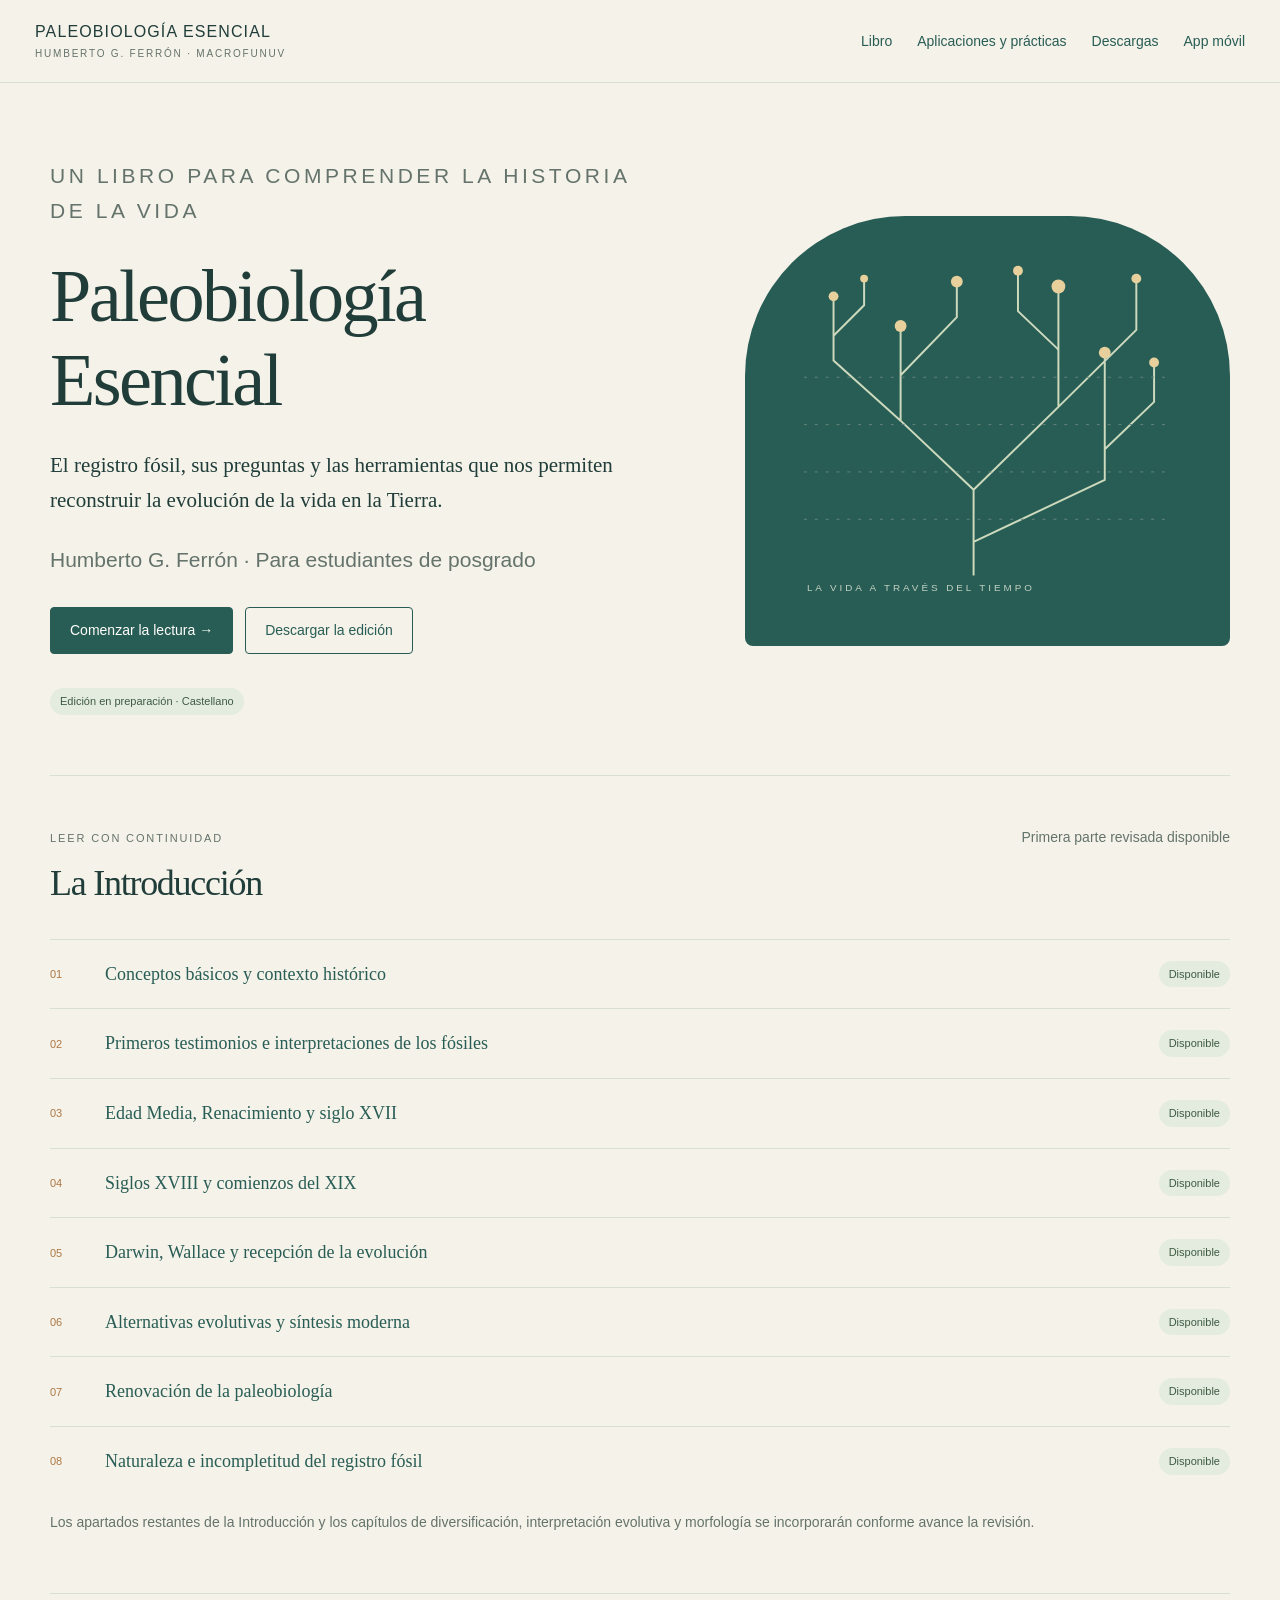
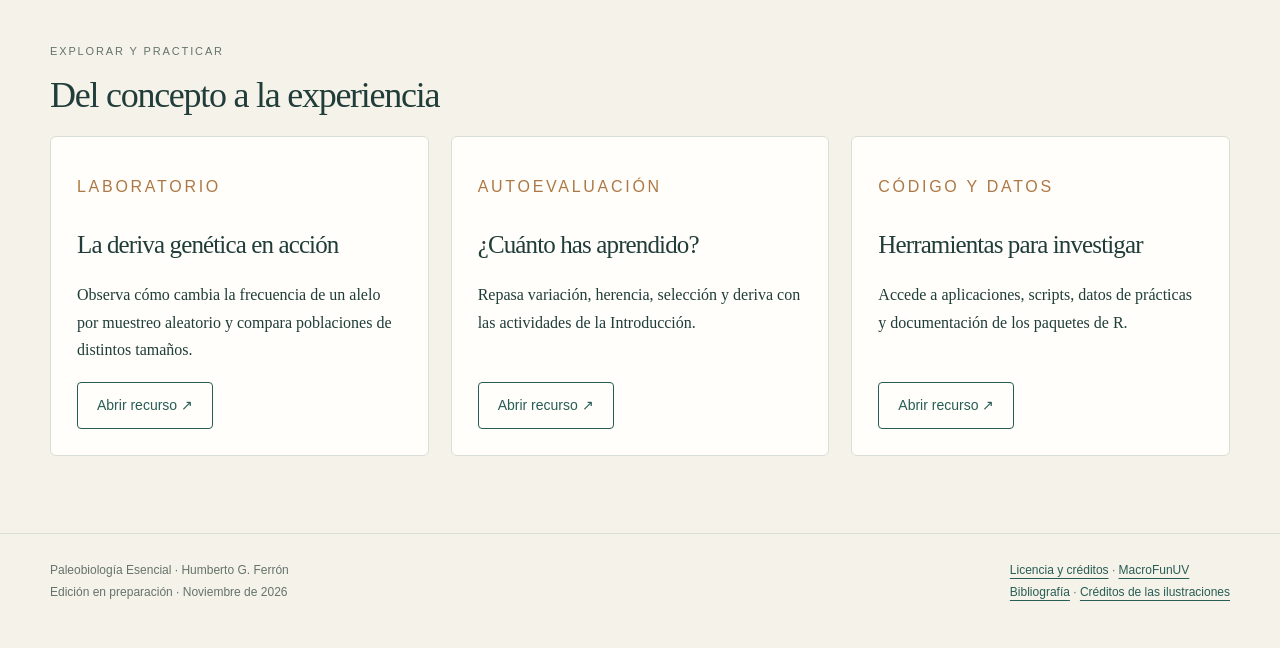
<file: portal/index.html>
<!doctype html><html lang="es"><head><meta charset="utf-8"><meta name="viewport" content="width=device-width,initial-scale=1"><meta name="description" content="Libro abierto de paleobiología de Humberto G. Ferrón para estudiantes de posgrado."><title>Inicio · Paleobiología Esencial</title><link rel="icon" href="assets/marca.svg" type="image/svg+xml"><link rel="stylesheet" href="assets/sitio.css">
<!-- paleo-app:start -->
<link rel="manifest" href="manifest.webmanifest">
<meta name="theme-color" content="#285d55">
<link rel="apple-touch-icon" href="assets/app-icon-192.png">
<link rel="stylesheet" href="assets/app.css">
<script src="assets/app.js" defer></script>
<!-- paleo-app:end -->
</head><body><header class="top"><a class="brand" href="index.html">PALEOBIOLOGÍA ESENCIAL<small>HUMBERTO G. FERRÓN · MACROFUNUV</small></a><nav aria-label="Principal"><a href="es/introduccion.html">Libro</a><a href="recursos.html">Aplicaciones y prácticas</a><a href="descargas.html">Descargas</a><a href="app/">App móvil</a></nav></header><main class="wrap"><section class="hero"><div><p class="eyebrow">Un libro para comprender la historia de la vida</p><h1>Paleobiología<br>Esencial</h1><p>El registro fósil, sus preguntas y las herramientas que nos permiten reconstruir la evolución de la vida en la Tierra.</p><p class="quiet">Humberto G. Ferrón · Para estudiantes de posgrado</p><div class="actions"><a class="button" href="es/introduccion.html">Comenzar la lectura →</a><a class="button secondary" href="descargas.html">Descargar la edición</a></div><span class="pill">Edición en preparación · Castellano</span></div><div class="hero-art"><svg viewBox="0 0 410 365" role="img" aria-label="Ilustración simbólica de la ramificación de los linajes a través del tiempo"><g fill="none" stroke="#ccd9bc" stroke-width="2"><path d="M191 329V242L117 172V76M191 242L277 158V36M117 172L49 111V46M191 295L324 232V103M277 158L356 80V28M117 126L174 67V31M324 201L374 153V113"/><path d="M49 86L80 55V28M277 100L236 61V20"/></g><g fill="#e8d09c"><circle cx="117" cy="76" r="6"/><circle cx="277" cy="36" r="7"/><circle cx="49" cy="46" r="5"/><circle cx="324" cy="103" r="6"/><circle cx="356" cy="28" r="5"/><circle cx="174" cy="31" r="6"/><circle cx="374" cy="113" r="5"/><circle cx="80" cy="28" r="4"/><circle cx="236" cy="20" r="5"/></g><g stroke="#638579" stroke-width="1"><path d="M19 272H388M19 224H388M19 176H388M19 128H388" stroke-dasharray="3 8"/></g><text x="22" y="345" fill="#c4d2c2" font-family="Arial" font-size="10" letter-spacing="3">LA VIDA A TRAVÉS DEL TIEMPO</text></svg></div></section><section class="section rule"><div class="section-heading"><div><p class="eyebrow">Leer con continuidad</p><h2>La Introducción</h2></div><p class="quiet">Primera parte revisada disponible</p></div><ol class="reading-list"><li><span class="num">01</span><a href="es/introduccion.html#C1-B01.P001">Conceptos básicos y contexto histórico</a><span class="pill">Disponible</span></li><li><span class="num">02</span><a href="es/introduccion.html#C1-B02.P001">Primeros testimonios e interpretaciones de los fósiles</a><span class="pill">Disponible</span></li><li><span class="num">03</span><a href="es/introduccion.html#C1-B03.P001">Edad Media, Renacimiento y siglo XVII</a><span class="pill">Disponible</span></li><li><span class="num">04</span><a href="es/introduccion.html#C1-B04.P001">Siglos XVIII y comienzos del XIX</a><span class="pill">Disponible</span></li><li><span class="num">05</span><a href="es/introduccion.html#C1-B05.P001">Darwin, Wallace y recepción de la evolución</a><span class="pill">Disponible</span></li><li><span class="num">06</span><a href="es/introduccion.html#C1-B06.P001">Alternativas evolutivas y síntesis moderna</a><span class="pill">Disponible</span></li><li><span class="num">07</span><a href="es/introduccion.html#C1-B07.P001">Renovación de la paleobiología</a><span class="pill">Disponible</span></li><li><span class="num">08</span><a href="es/introduccion.html#C1-B08.P001">Naturaleza e incompletitud del registro fósil</a><span class="pill">Disponible</span></li></ol><p class="quiet">Los apartados restantes de la Introducción y los capítulos de diversificación, interpretación evolutiva y morfología se incorporarán conforme avance la revisión.</p></section><section class="section rule"><p class="eyebrow">Explorar y practicar</p><h2>Del concepto a la experiencia</h2><div class="grid"><article class="card"><p class="eyebrow">Laboratorio</p><h3>La deriva genética en acción</h3><p>Observa cómo cambia la frecuencia de un alelo por muestreo aleatorio y compara poblaciones de distintos tamaños.</p><a class="button secondary" href="laboratorio/deriva.html">Abrir recurso ↗</a></article><article class="card"><p class="eyebrow">Autoevaluación</p><h3>¿Cuánto has aprendido?</h3><p>Repasa variación, herencia, selección y deriva con las actividades de la Introducción.</p><a class="button secondary" href="ejercicios.html">Abrir recurso ↗</a></article><article class="card"><p class="eyebrow">Código y datos</p><h3>Herramientas para investigar</h3><p>Accede a aplicaciones, scripts, datos de prácticas y documentación de los paquetes de R.</p><a class="button secondary" href="recursos.html">Abrir recurso ↗</a></article></div></section></main><footer><div class="wrap"><div>Paleobiología Esencial · Humberto G. Ferrón<br>Edición en preparación · Noviembre de 2026</div><div><a href="es/licencia.html">Licencia y créditos</a> · <a href="https://github.com/MacroFunUV">MacroFunUV</a><br><a href="es/bibliografia.html">Bibliografía</a> · <a href="creditos.html">Créditos de las ilustraciones</a></div></div></footer></body></html>
</file>
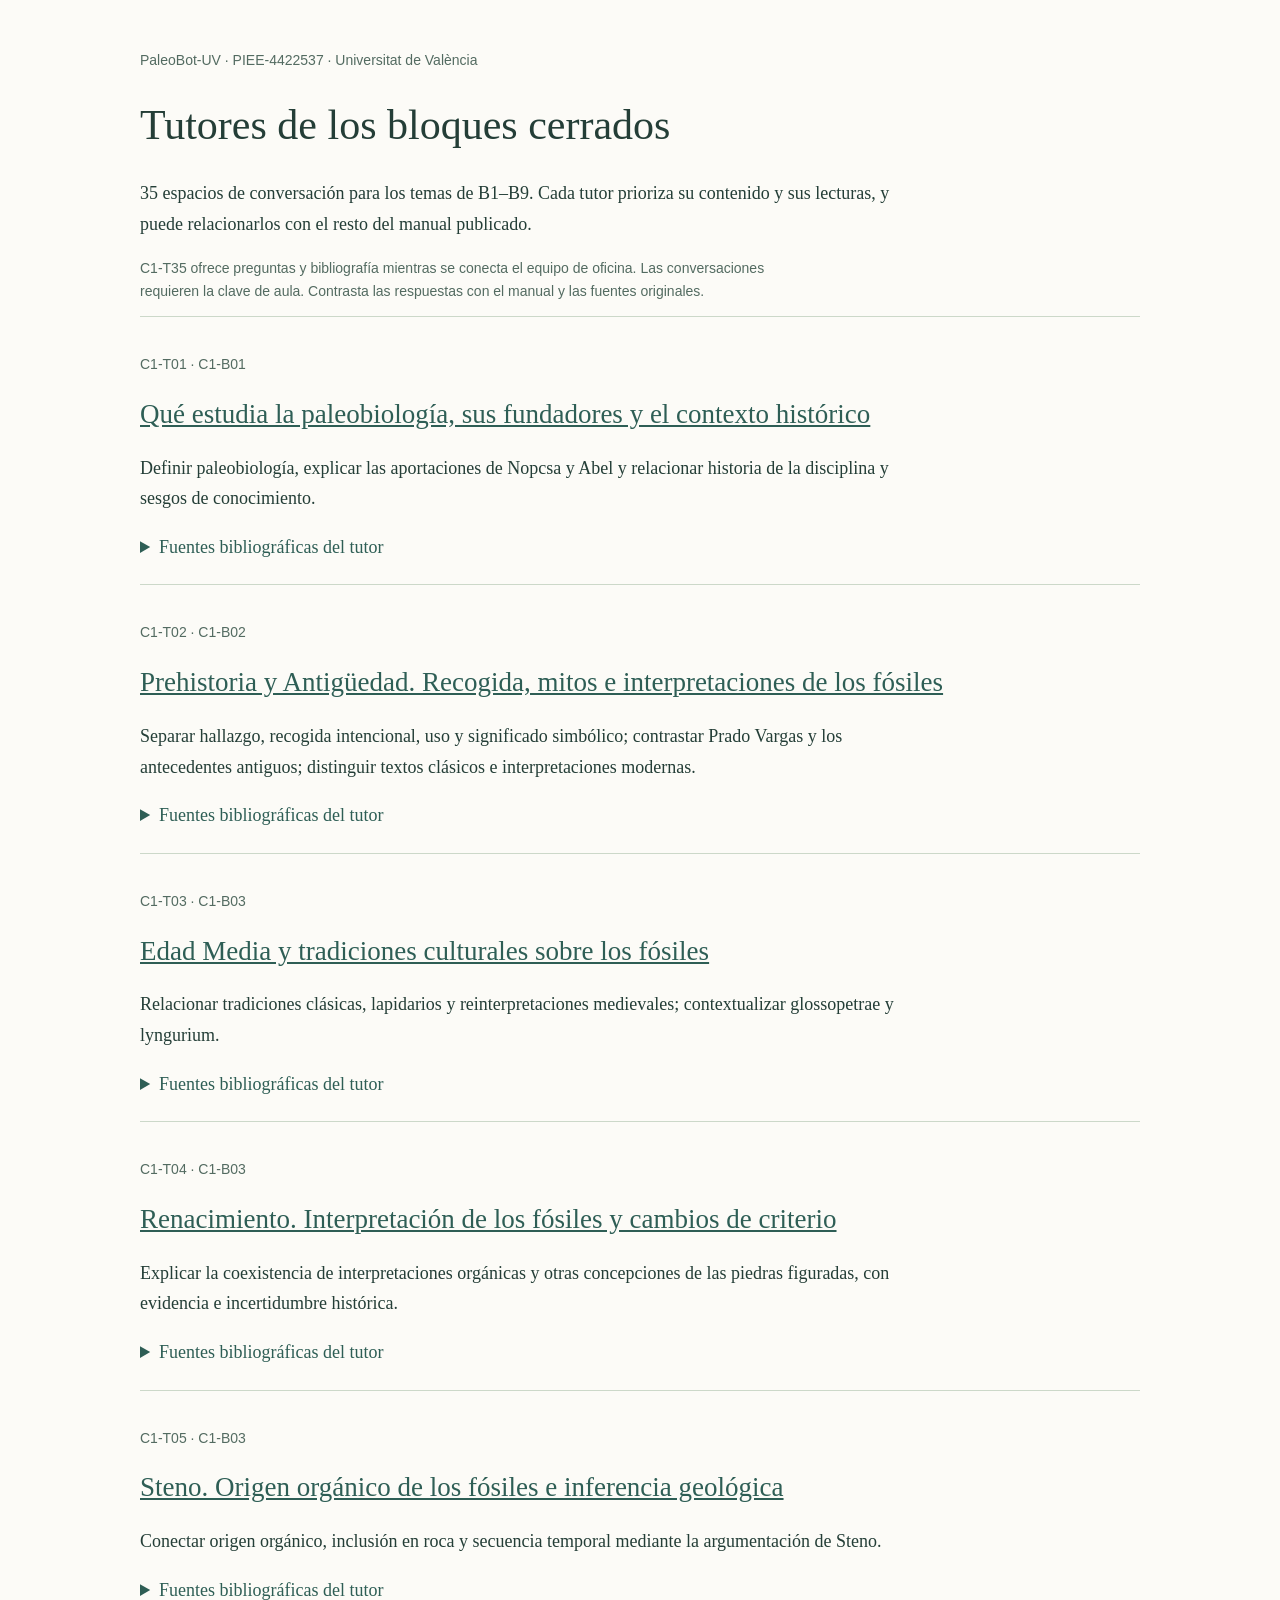
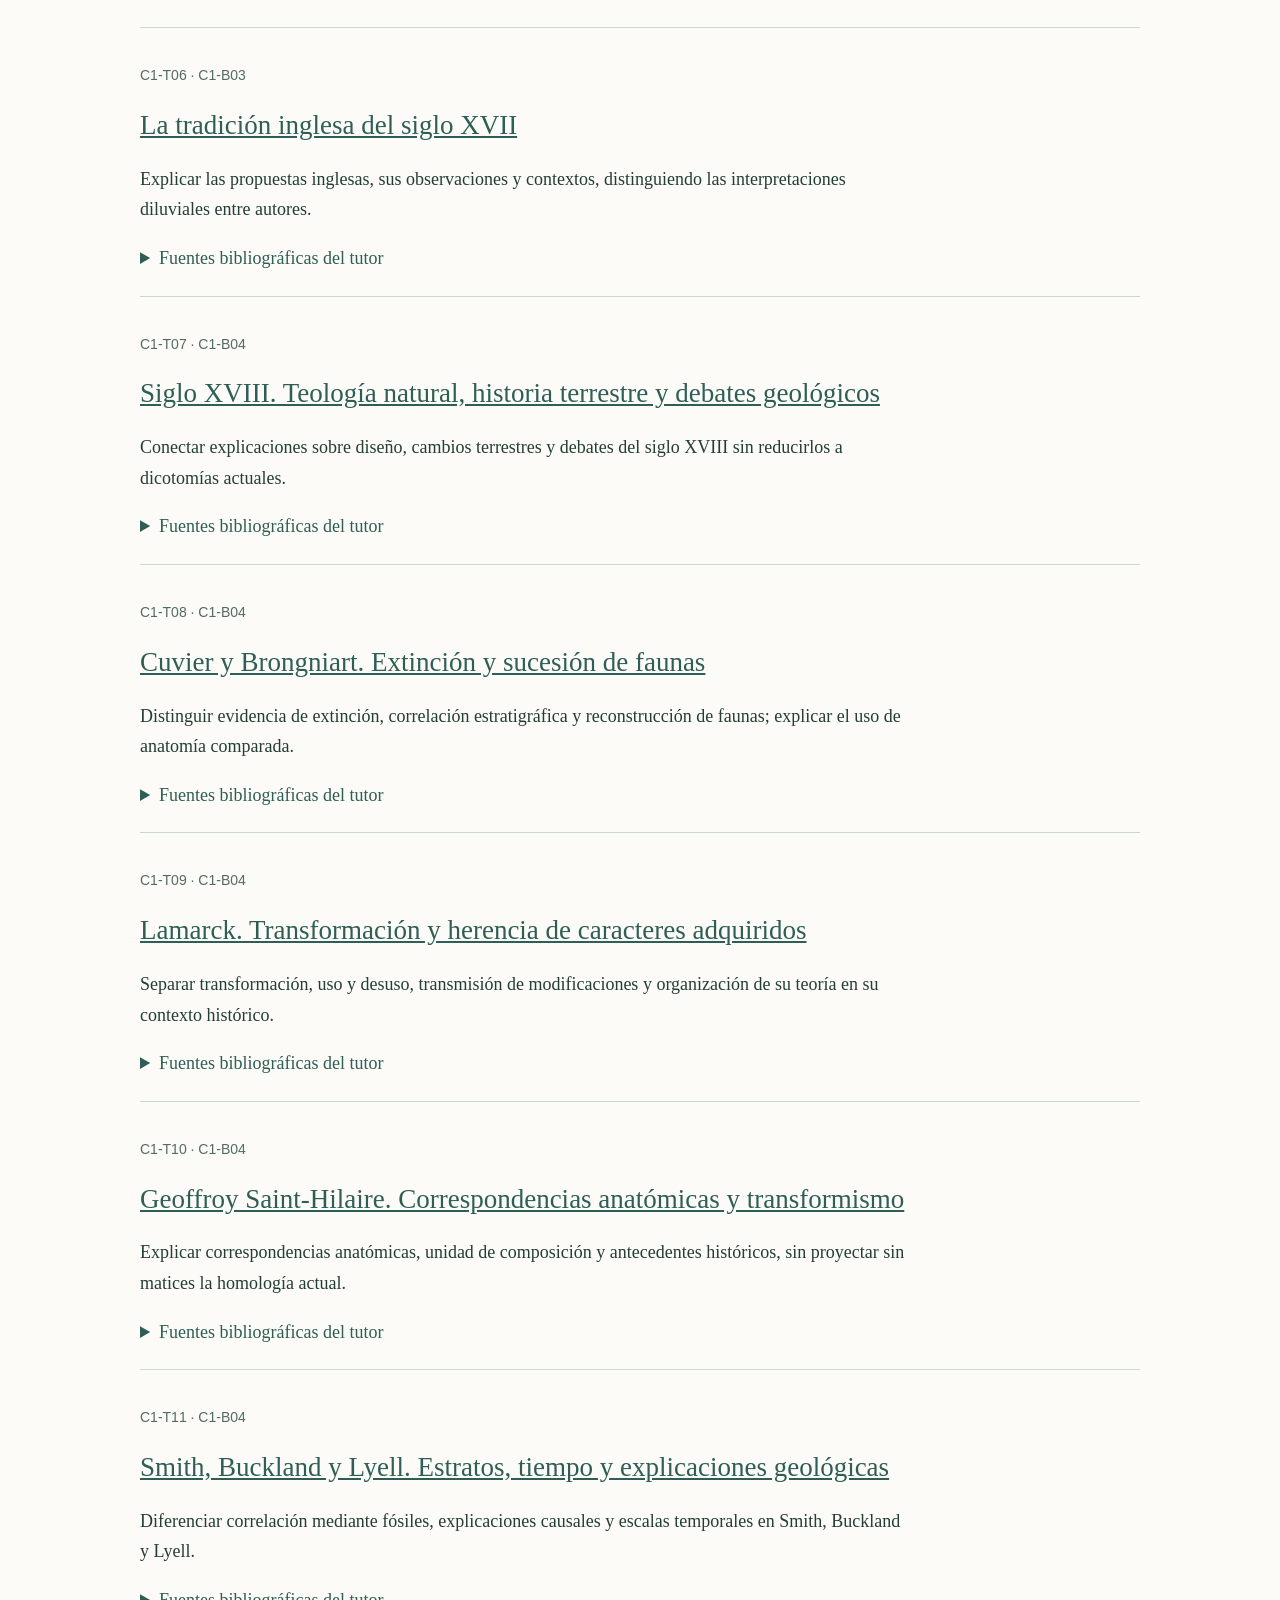
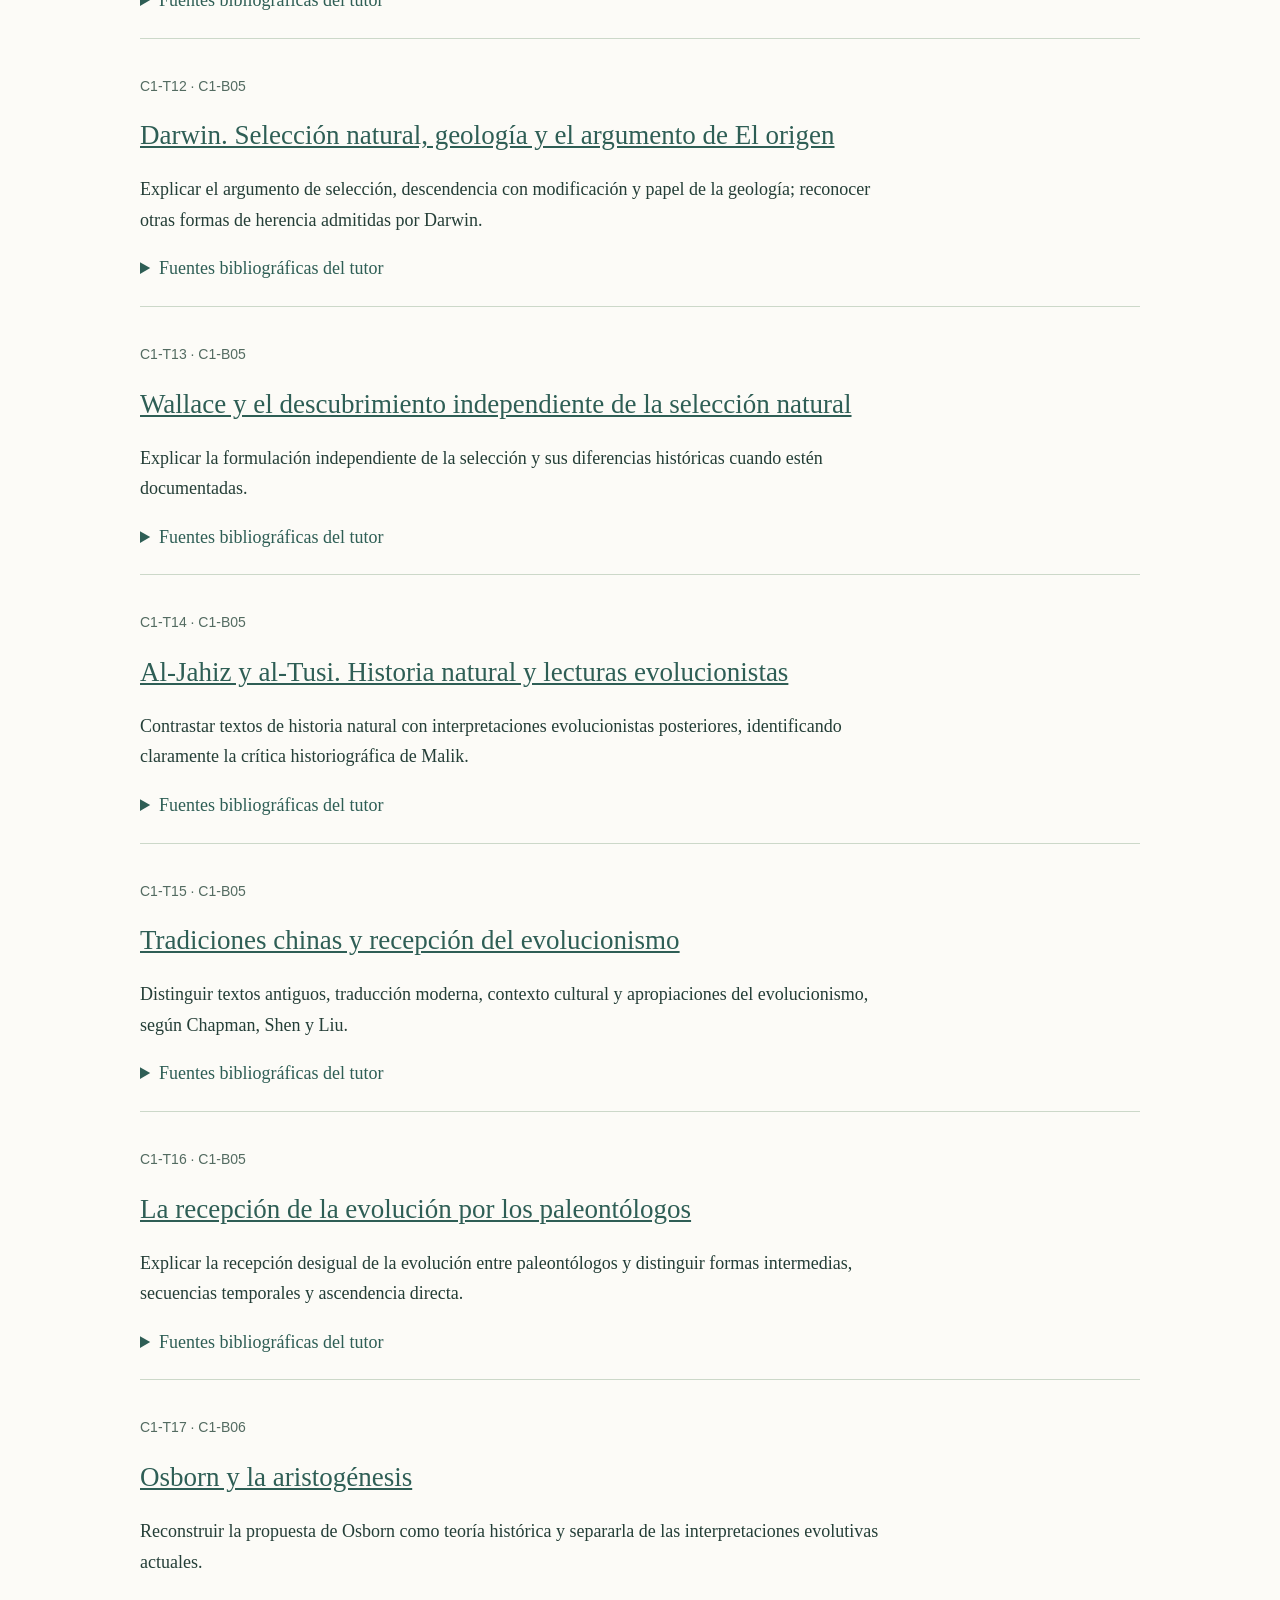
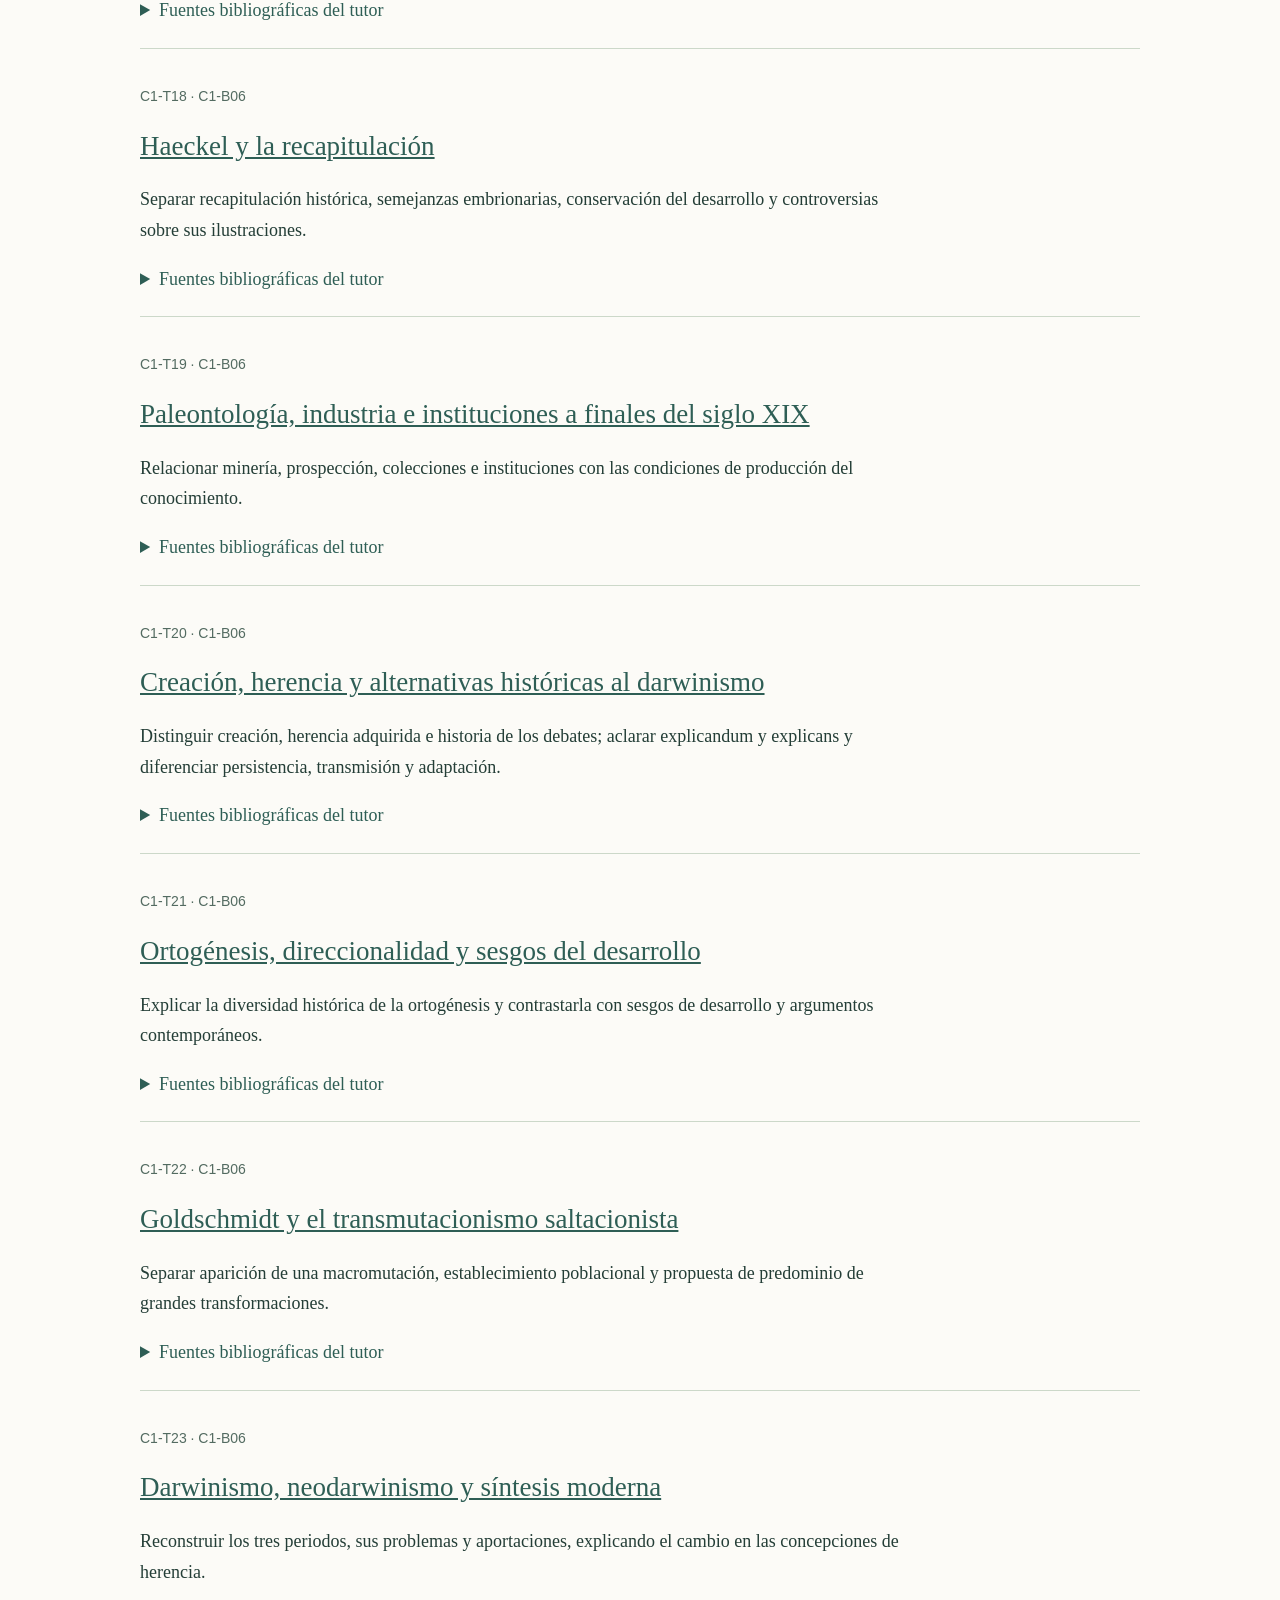
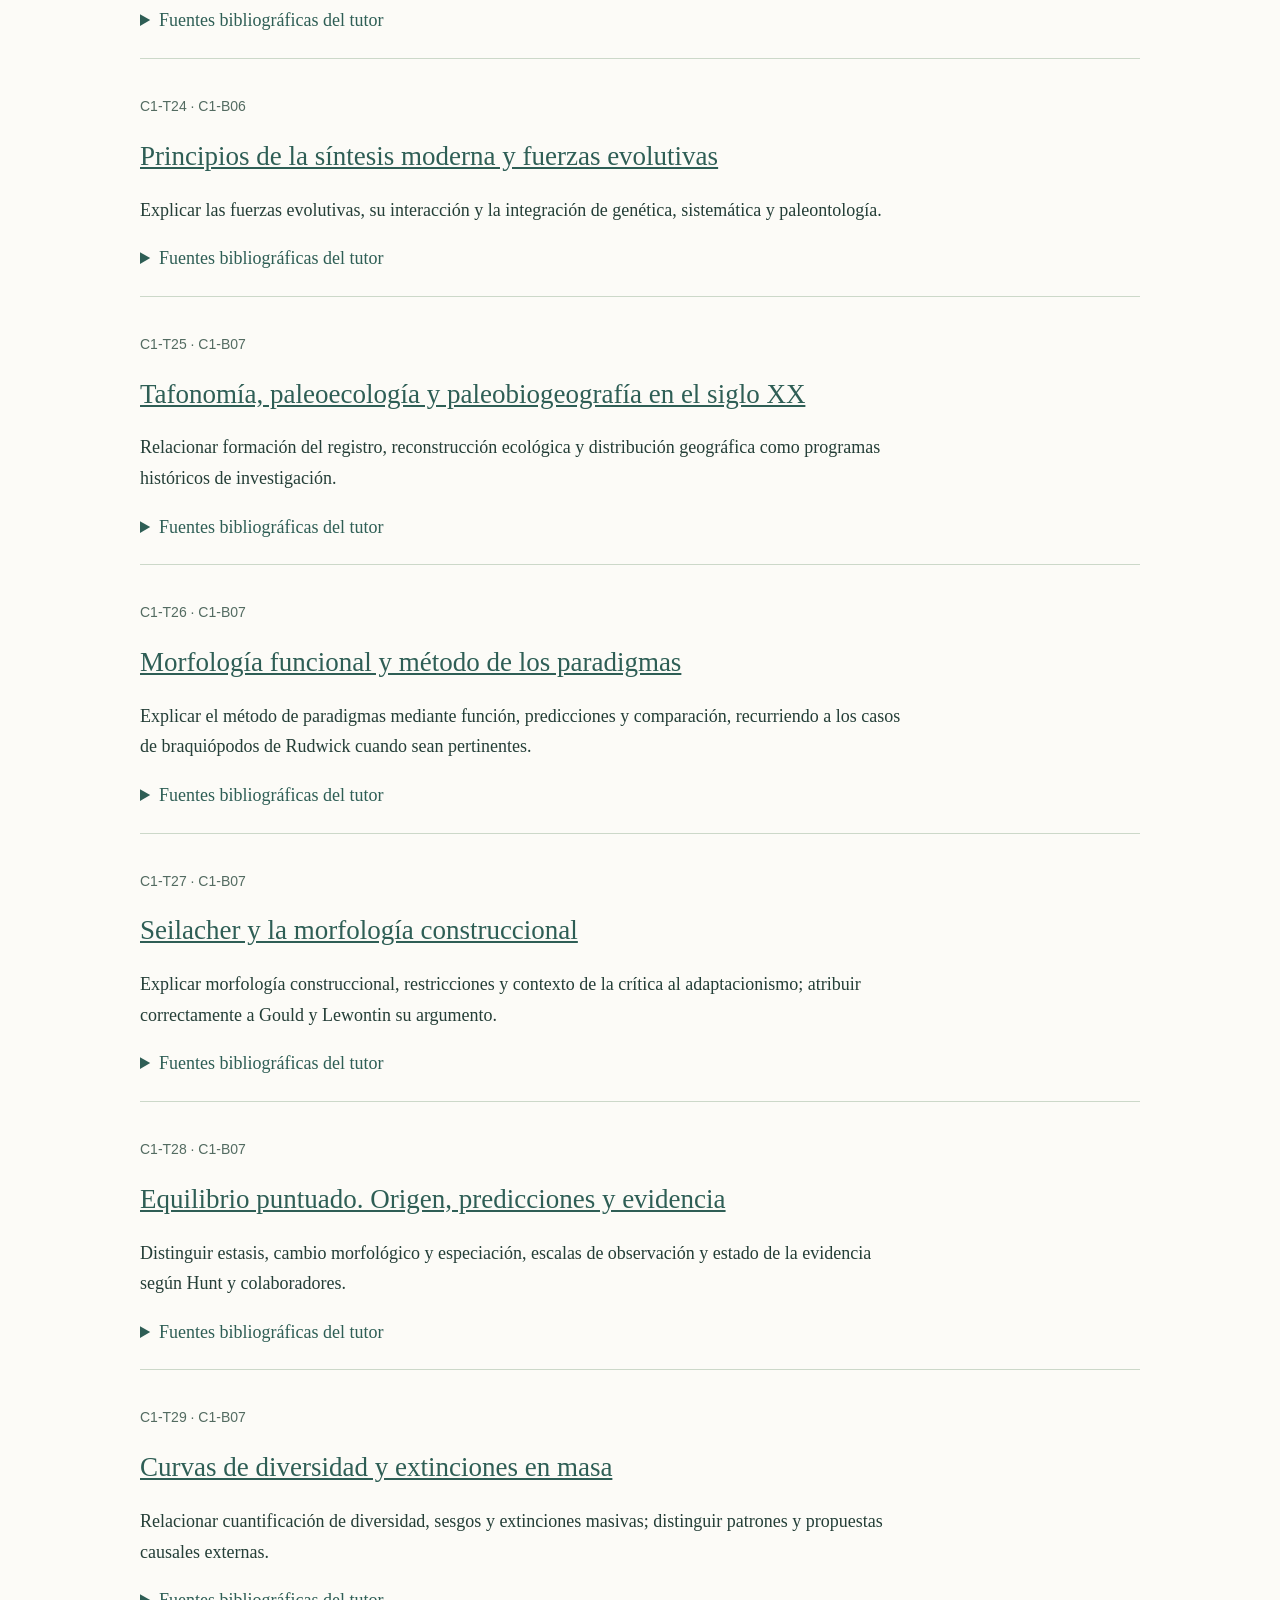
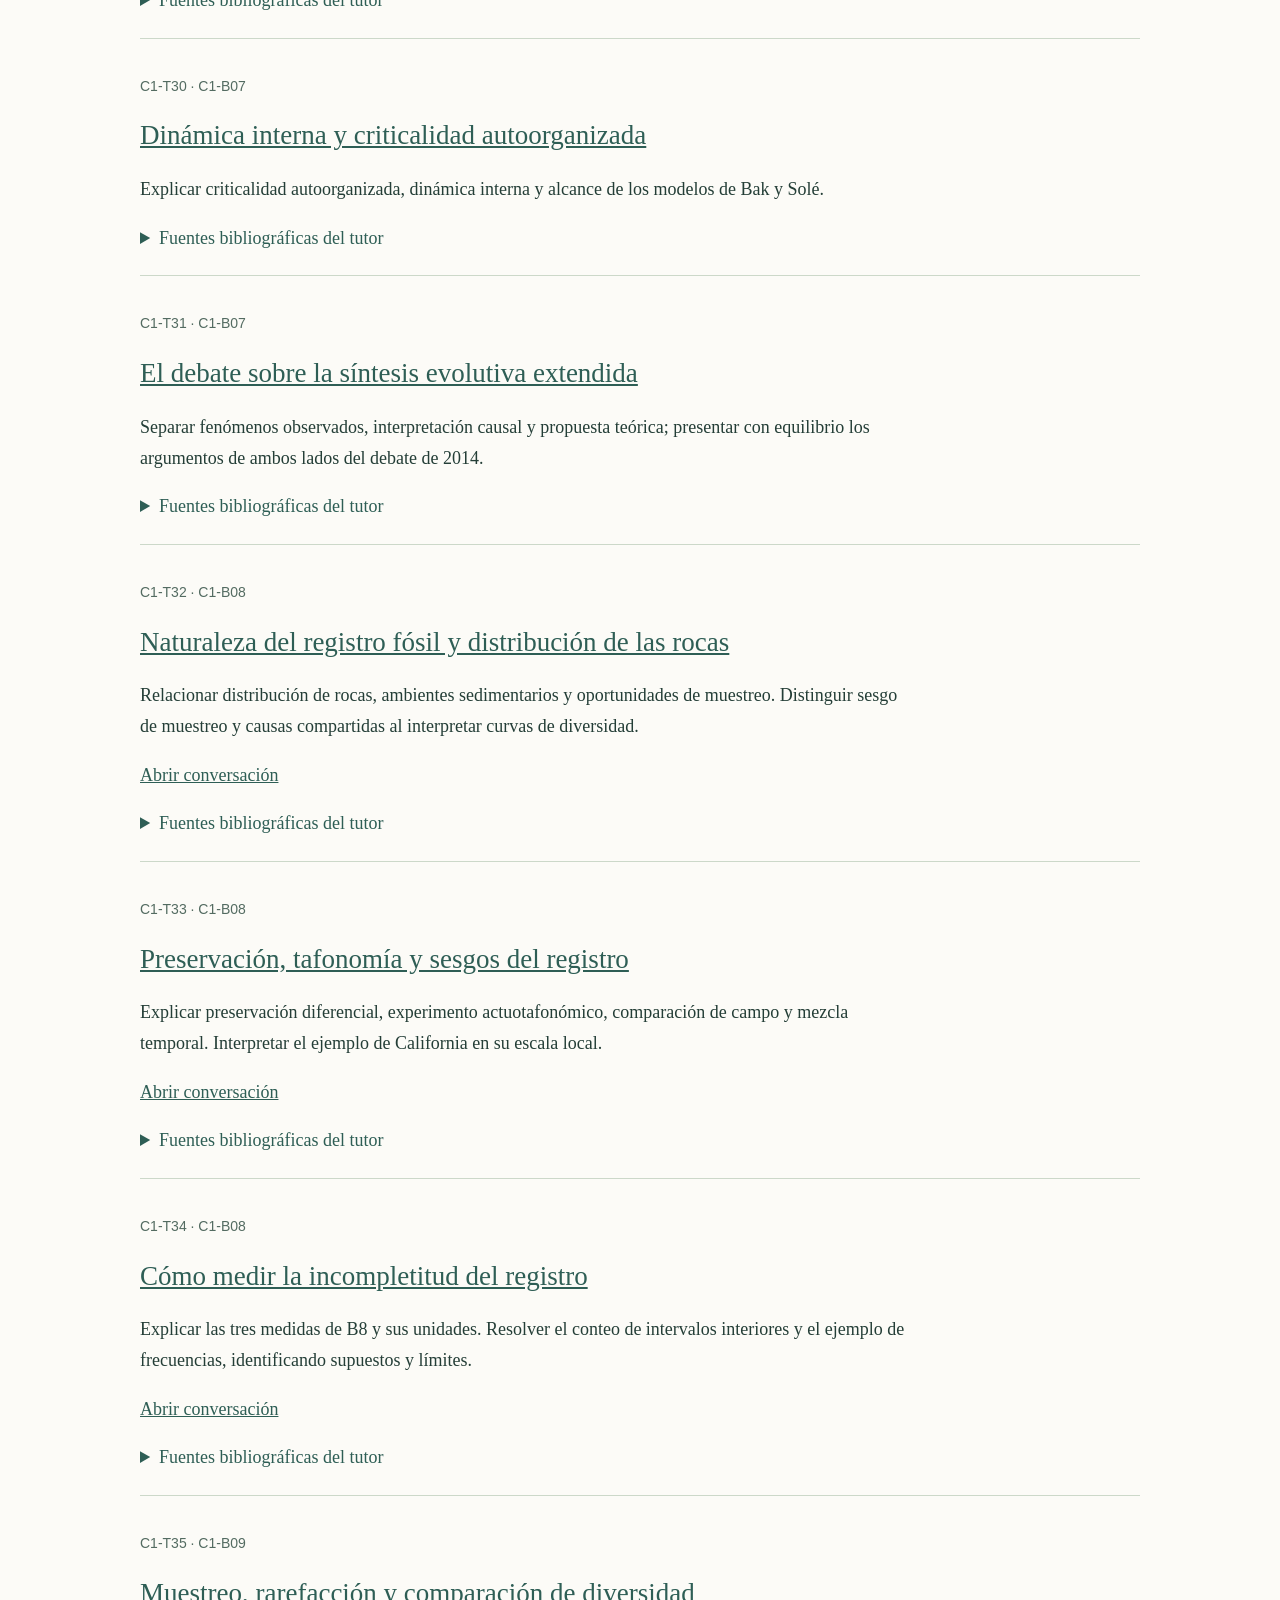
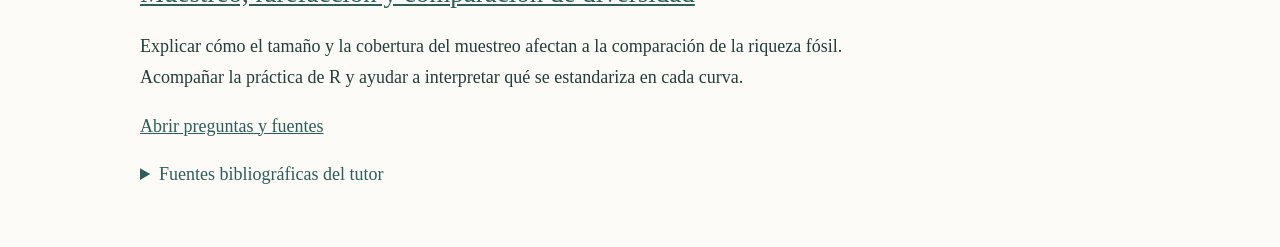
<file: portal/asistentes/index.html>
<!doctype html><html lang="es"><head><meta charset="utf-8"><meta name="viewport" content="width=device-width,initial-scale=1"><title>Tutores · Paleobiología</title><style>body{margin:0;background:#fcfbf7;color:#243e37;font:18px/1.7 Georgia,serif}main{max-width:1000px;margin:auto;padding:35px 24px}h1,h2,h3{font-weight:normal;line-height:1.2}h1{font-size:42px}a{color:#2e5e55}article{border-top:1px solid #ccd8c9;padding:22px 0}summary{cursor:pointer;color:#2e5e55}p{max-width:85ch}.note{font:14px/1.6 Arial,sans-serif;color:#536b61}.reference{font-size:16px;overflow-wrap:anywhere}code{font-size:14px}input{font:16px Arial;padding:12px;width:100%;box-sizing:border-box}a:focus-visible,summary:focus-visible{outline:3px solid #b68c38;outline-offset:3px}@media(max-width:550px){h1{font-size:32px}main{padding:22px 16px}}</style>
<!-- paleo-app:start -->
<link rel="manifest" href="../manifest.webmanifest">
<meta name="theme-color" content="#285d55">
<link rel="apple-touch-icon" href="../assets/app-icon-192.png">
<link rel="stylesheet" href="../assets/app.css">
<script src="../assets/app.js" defer></script>
<!-- paleo-app:end -->
</head><body><main><p class="note">PaleoBot-UV · PIEE-4422537 · Universitat de València</p><h1>Tutores de los bloques cerrados</h1><p>35 espacios de conversación para los temas de B1–B9. Cada tutor prioriza su contenido y sus lecturas, y puede relacionarlos con el resto del manual publicado.</p><p class="note">C1-T35 ofrece preguntas y bibliografía mientras se conecta el equipo de oficina. Las conversaciones requieren la clave de aula. Contrasta las respuestas con el manual y las fuentes originales.</p><article id="C1-T01"><p class="note">C1-T01 · C1-B01</p><h2><a href="https://macrofunuv.github.io/Paleobiologia/es/introduccion.html#tutor-C1-T01">Qué estudia la paleobiología, sus fundadores y el contexto histórico</a></h2><p>Definir paleobiología, explicar las aportaciones de Nopcsa y Abel y relacionar historia de la disciplina y sesgos de conocimiento.</p><details><summary>Fuentes bibliográficas del tutor</summary><p class="reference">Ferrón, H. G. (2026). Paleobiología. Edición docente parcial en castellano; bloques C1-B01–C1-B07 aceptados. Universitat de València. https://macrofunuv.github.io/Paleobiologia/</p><h3>Lecturas principales</h3><p class="reference">Benton, M. J.; Csiki, Z.; Grigorescu, D.; Redelstorff, R.; Sander, P. M.; Stein, K.; Weishampel, D. B. (2010). Dinosaurs and the island rule: The dwarfed dinosaurs from Haţeg Island. Palaeogeography, Palaeoclimatology, Palaeoecology, 293, 438–454. https://doi.org/10.1016/j.palaeo.2010.01.026</p><p class="reference">Kutschera, U. (2007). Palaeobiology: the origin and evolution of a scientific discipline. Trends in ecology &amp; evolution, 22(4), 172-173.</p><p class="reference">Weishampel, D. B. (2023). Franz Baron Nopcsa: A short life of research in dinosaur evolutionary paleobiology and Albanology. The Anatomical Record, 306(7), 1969-1975.</p><h3>Bibliografía complementaria</h3><p class="reference">Allmon, W. D. (2020). Invertebrate paleontology and evolutionary thinking in the US and Britain, 1860–1940. Journal of the History of Biology, 53(3), 423-450.</p><p class="reference">Buffetaut, É. (1991). Des fossiles et des hommes. Robert Laffont.</p><p class="reference">Foote, M.; Miller, A. I. (2007). Principles of Paleontology. W. H. Freeman. 3 ed.</p><p class="reference">Rudwick, M. J. S. (1985). The Meaning of Fossils: Episodes in the History of Palaeontology. University of Chicago Press. 2 ed.</p></details></article><article id="C1-T02"><p class="note">C1-T02 · C1-B02</p><h2><a href="https://macrofunuv.github.io/Paleobiologia/es/introduccion.html#tutor-C1-T02">Prehistoria y Antigüedad. Recogida, mitos e interpretaciones de los fósiles</a></h2><p>Separar hallazgo, recogida intencional, uso y significado simbólico; contrastar Prado Vargas y los antecedentes antiguos; distinguir textos clásicos e interpretaciones modernas.</p><details><summary>Fuentes bibliográficas del tutor</summary><p class="reference">Ferrón, H. G. (2026). Paleobiología. Edición docente parcial en castellano; bloques C1-B01–C1-B07 aceptados. Universitat de València. https://macrofunuv.github.io/Paleobiologia/</p><h3>Lecturas principales</h3><p class="reference">Agnesi, V.; Di Patti, C.; Truden, B. (2007). Giants and elephants of Sicily. En Myth and Geology. https://doi.org/10.1144/GSL.SP.2007.273.01.20</p><p class="reference">Sierra Martín, C. (2014). Heródoto (II. 86--88) y el conocimiento anatómico griego. Ágora. Estudos Clássicos em Debate(16), 29–40.</p><p class="reference">Navazo Ruiz, M.; Benito-Calvo, A.; Lozano-Francisco, M. C.; Alonso Alcalde, R.; Alonso García, P.; de la Fuente Juez, H.; Santamaría Diez, M.; Cristóbal Cubillo, P. (2024). Were Neanderthals the First Collectors? First Evidence Recovered in Level 4 of the Prado Vargas Cave, Cornejo, Burgos and Spain. Quaternary, 7(4), 49. https://doi.org/10.3390/quat7040049</p><p class="reference">Nova, I. (2023). The Cyclops comes to Sicily: The Western setting of a Homeric episode. En Homer in Sicily. Parnassos Press. https://hdl.handle.net/10807/284836</p><h3>Bibliografía complementaria</h3><p class="reference">Buffetaut, É. (1991). Des fossiles et des hommes. Robert Laffont.</p><p class="reference">Köhler, M.; Herridge, V.; Nacarino-Meneses, C.; Fortuny, J.; Moncunill-Solé, B.; Rosso, A.; Sanfilippo, R.; Palombo, M. R.; Moyà-Solà, S. (2021). Palaeohistology reveals a slow pace of life for the dwarfed Sicilian elephant. Scientific Reports, 11, 22862. https://doi.org/10.1038/s41598-021-02192-4</p><p class="reference">Rudwick, M. J. S. (1985). The Meaning of Fossils: Episodes in the History of Palaeontology. University of Chicago Press. 2 ed.</p><p class="reference">Scarborough, M. E. (2022). Extreme Body Size Variation in Pleistocene Dwarf Elephants from the Siculo-Maltese Palaeoarchipelago: Disentangling the Causes in Time and Space. Quaternary, 5(1), 17. https://doi.org/10.3390/quat5010017</p><h3>Libros de apoyo</h3><p class="reference">Foote, M.; Miller, A. I. (2007). Principles of Paleontology. W. H. Freeman. 3 ed.</p></details></article><article id="C1-T03"><p class="note">C1-T03 · C1-B03</p><h2><a href="https://macrofunuv.github.io/Paleobiologia/es/introduccion.html#tutor-C1-T03">Edad Media y tradiciones culturales sobre los fósiles</a></h2><p>Relacionar tradiciones clásicas, lapidarios y reinterpretaciones medievales; contextualizar glossopetrae y lyngurium.</p><details><summary>Fuentes bibliográficas del tutor</summary><p class="reference">Ferrón, H. G. (2026). Paleobiología. Edición docente parcial en castellano; bloques C1-B01–C1-B07 aceptados. Universitat de València. https://macrofunuv.github.io/Paleobiologia/</p><h3>Lecturas principales</h3><p class="reference">Sour Tovar, F.; Quiroz Barroso, S. A. (2004). Mitos y leyendas sobre los fósiles. Ciencia, 55(1), 8–16. https://www.revistaciencia.amc.edu.mx/images/revista/55_1/mitos_leyendas.pdf</p><p class="reference">Walton, S. A. (2001). Theophrastus on Lyngurium: Medieval and Early Modern Lore from the Classical Lapidary Tradition. Annals of Science, 58(4), 357–379. https://doi.org/10.1080/000337900110041371</p><h3>Libros de apoyo</h3><p class="reference">Foote, M.; Miller, A. I. (2007). Principles of Paleontology. W. H. Freeman. 3 ed.</p><p class="reference">Rudwick, M. J. S. (1985). The Meaning of Fossils: Episodes in the History of Palaeontology. University of Chicago Press. 2 ed.</p><p class="reference">Buffetaut, É. (1991). Des fossiles et des hommes. Robert Laffont.</p></details></article><article id="C1-T04"><p class="note">C1-T04 · C1-B03</p><h2><a href="https://macrofunuv.github.io/Paleobiologia/es/introduccion.html#tutor-C1-T04">Renacimiento. Interpretación de los fósiles y cambios de criterio</a></h2><p>Explicar la coexistencia de interpretaciones orgánicas y otras concepciones de las piedras figuradas, con evidencia e incertidumbre histórica.</p><details><summary>Fuentes bibliográficas del tutor</summary><p class="reference">Ferrón, H. G. (2026). Paleobiología. Edición docente parcial en castellano; bloques C1-B01–C1-B07 aceptados. Universitat de València. https://macrofunuv.github.io/Paleobiologia/</p><h3>Lecturas principales</h3><p class="reference">Buffetaut, É. (1991). Des fossiles et des hommes. Robert Laffont.</p><p class="reference">Rudwick, M. J. S. (1985). The Meaning of Fossils: Episodes in the History of Palaeontology. University of Chicago Press. 2 ed.</p><h3>Libros de apoyo</h3><p class="reference">Foote, M.; Miller, A. I. (2007). Principles of Paleontology. W. H. Freeman. 3 ed.</p></details></article><article id="C1-T05"><p class="note">C1-T05 · C1-B03</p><h2><a href="https://macrofunuv.github.io/Paleobiologia/es/introduccion.html#tutor-C1-T05">Steno. Origen orgánico de los fósiles e inferencia geológica</a></h2><p>Conectar origen orgánico, inclusión en roca y secuencia temporal mediante la argumentación de Steno.</p><details><summary>Fuentes bibliográficas del tutor</summary><p class="reference">Ferrón, H. G. (2026). Paleobiología. Edición docente parcial en castellano; bloques C1-B01–C1-B07 aceptados. Universitat de València. https://macrofunuv.github.io/Paleobiologia/</p><h3>Lecturas principales</h3><p class="reference">Sequeiros, L. (2002). Raíces de la Geología. Nicolás Steno, los estratos y el diluvio universal, Las. Enseñanza de las Ciencias de la Tierra, 10(3), 217-242.</p><h3>Libros de apoyo</h3><p class="reference">Foote, M.; Miller, A. I. (2007). Principles of Paleontology. W. H. Freeman. 3 ed.</p><p class="reference">Rudwick, M. J. S. (1985). The Meaning of Fossils: Episodes in the History of Palaeontology. University of Chicago Press. 2 ed.</p><p class="reference">Buffetaut, É. (1991). Des fossiles et des hommes. Robert Laffont.</p></details></article><article id="C1-T06"><p class="note">C1-T06 · C1-B03</p><h2><a href="https://macrofunuv.github.io/Paleobiologia/es/introduccion.html#tutor-C1-T06">La tradición inglesa del siglo XVII</a></h2><p>Explicar las propuestas inglesas, sus observaciones y contextos, distinguiendo las interpretaciones diluviales entre autores.</p><details><summary>Fuentes bibliográficas del tutor</summary><p class="reference">Ferrón, H. G. (2026). Paleobiología. Edición docente parcial en castellano; bloques C1-B01–C1-B07 aceptados. Universitat de València. https://macrofunuv.github.io/Paleobiologia/</p><h3>Lecturas principales</h3><p class="reference">Buffetaut, É. (1991). Des fossiles et des hommes. Robert Laffont.</p><p class="reference">Rudwick, M. J. S. (1985). The Meaning of Fossils: Episodes in the History of Palaeontology. University of Chicago Press. 2 ed.</p><h3>Libros de apoyo</h3><p class="reference">Foote, M.; Miller, A. I. (2007). Principles of Paleontology. W. H. Freeman. 3 ed.</p></details></article><article id="C1-T07"><p class="note">C1-T07 · C1-B04</p><h2><a href="https://macrofunuv.github.io/Paleobiologia/es/introduccion.html#tutor-C1-T07">Siglo XVIII. Teología natural, historia terrestre y debates geológicos</a></h2><p>Conectar explicaciones sobre diseño, cambios terrestres y debates del siglo XVIII sin reducirlos a dicotomías actuales.</p><details><summary>Fuentes bibliográficas del tutor</summary><p class="reference">Ferrón, H. G. (2026). Paleobiología. Edición docente parcial en castellano; bloques C1-B01–C1-B07 aceptados. Universitat de València. https://macrofunuv.github.io/Paleobiologia/</p><h3>Lecturas principales</h3><p class="reference">Buffetaut, É. (1991). Des fossiles et des hommes. Robert Laffont.</p><p class="reference">Rudwick, M. J. S. (1985). The Meaning of Fossils: Episodes in the History of Palaeontology. University of Chicago Press. 2 ed.</p><h3>Libros de apoyo</h3><p class="reference">Foote, M.; Miller, A. I. (2007). Principles of Paleontology. W. H. Freeman. 3 ed.</p></details></article><article id="C1-T08"><p class="note">C1-T08 · C1-B04</p><h2><a href="https://macrofunuv.github.io/Paleobiologia/es/introduccion.html#tutor-C1-T08">Cuvier y Brongniart. Extinción y sucesión de faunas</a></h2><p>Distinguir evidencia de extinción, correlación estratigráfica y reconstrucción de faunas; explicar el uso de anatomía comparada.</p><details><summary>Fuentes bibliográficas del tutor</summary><p class="reference">Ferrón, H. G. (2026). Paleobiología. Edición docente parcial en castellano; bloques C1-B01–C1-B07 aceptados. Universitat de València. https://macrofunuv.github.io/Paleobiologia/</p><h3>Lecturas principales</h3><p class="reference">Buffetaut, É. (1991). Des fossiles et des hommes. Robert Laffont.</p><p class="reference">Rudwick, M. J. S. (1985). The Meaning of Fossils: Episodes in the History of Palaeontology. University of Chicago Press. 2 ed.</p><h3>Libros de apoyo</h3><p class="reference">Foote, M.; Miller, A. I. (2007). Principles of Paleontology. W. H. Freeman. 3 ed.</p></details></article><article id="C1-T09"><p class="note">C1-T09 · C1-B04</p><h2><a href="https://macrofunuv.github.io/Paleobiologia/es/introduccion.html#tutor-C1-T09">Lamarck. Transformación y herencia de caracteres adquiridos</a></h2><p>Separar transformación, uso y desuso, transmisión de modificaciones y organización de su teoría en su contexto histórico.</p><details><summary>Fuentes bibliográficas del tutor</summary><p class="reference">Ferrón, H. G. (2026). Paleobiología. Edición docente parcial en castellano; bloques C1-B01–C1-B07 aceptados. Universitat de València. https://macrofunuv.github.io/Paleobiologia/</p><h3>Lecturas principales</h3><p class="reference">Buffetaut, É. (1991). Des fossiles et des hommes. Robert Laffont.</p><p class="reference">Rudwick, M. J. S. (1985). The Meaning of Fossils: Episodes in the History of Palaeontology. University of Chicago Press. 2 ed.</p><h3>Libros de apoyo</h3><p class="reference">Foote, M.; Miller, A. I. (2007). Principles of Paleontology. W. H. Freeman. 3 ed.</p></details></article><article id="C1-T10"><p class="note">C1-T10 · C1-B04</p><h2><a href="https://macrofunuv.github.io/Paleobiologia/es/introduccion.html#tutor-C1-T10">Geoffroy Saint-Hilaire. Correspondencias anatómicas y transformismo</a></h2><p>Explicar correspondencias anatómicas, unidad de composición y antecedentes históricos, sin proyectar sin matices la homología actual.</p><details><summary>Fuentes bibliográficas del tutor</summary><p class="reference">Ferrón, H. G. (2026). Paleobiología. Edición docente parcial en castellano; bloques C1-B01–C1-B07 aceptados. Universitat de València. https://macrofunuv.github.io/Paleobiologia/</p><h3>Lecturas principales</h3><p class="reference">Buffetaut, É. (1991). Des fossiles et des hommes. Robert Laffont.</p><p class="reference">Rudwick, M. J. S. (1985). The Meaning of Fossils: Episodes in the History of Palaeontology. University of Chicago Press. 2 ed.</p><h3>Libros de apoyo</h3><p class="reference">Foote, M.; Miller, A. I. (2007). Principles of Paleontology. W. H. Freeman. 3 ed.</p></details></article><article id="C1-T11"><p class="note">C1-T11 · C1-B04</p><h2><a href="https://macrofunuv.github.io/Paleobiologia/es/introduccion.html#tutor-C1-T11">Smith, Buckland y Lyell. Estratos, tiempo y explicaciones geológicas</a></h2><p>Diferenciar correlación mediante fósiles, explicaciones causales y escalas temporales en Smith, Buckland y Lyell.</p><details><summary>Fuentes bibliográficas del tutor</summary><p class="reference">Ferrón, H. G. (2026). Paleobiología. Edición docente parcial en castellano; bloques C1-B01–C1-B07 aceptados. Universitat de València. https://macrofunuv.github.io/Paleobiologia/</p><h3>Lecturas principales</h3><p class="reference">Buffetaut, É. (1991). Des fossiles et des hommes. Robert Laffont.</p><p class="reference">Rudwick, M. J. S. (1985). The Meaning of Fossils: Episodes in the History of Palaeontology. University of Chicago Press. 2 ed.</p><h3>Libros de apoyo</h3><p class="reference">Foote, M.; Miller, A. I. (2007). Principles of Paleontology. W. H. Freeman. 3 ed.</p></details></article><article id="C1-T12"><p class="note">C1-T12 · C1-B05</p><h2><a href="https://macrofunuv.github.io/Paleobiologia/es/introduccion.html#tutor-C1-T12">Darwin. Selección natural, geología y el argumento de El origen</a></h2><p>Explicar el argumento de selección, descendencia con modificación y papel de la geología; reconocer otras formas de herencia admitidas por Darwin.</p><details><summary>Fuentes bibliográficas del tutor</summary><p class="reference">Ferrón, H. G. (2026). Paleobiología. Edición docente parcial en castellano; bloques C1-B01–C1-B07 aceptados. Universitat de València. https://macrofunuv.github.io/Paleobiologia/</p><h3>Libros de apoyo</h3><p class="reference">Foote, M.; Miller, A. I. (2007). Principles of Paleontology. W. H. Freeman. 3 ed.</p><p class="reference">Rudwick, M. J. S. (1985). The Meaning of Fossils: Episodes in the History of Palaeontology. University of Chicago Press. 2 ed.</p><p class="reference">Buffetaut, É. (1991). Des fossiles et des hommes. Robert Laffont.</p></details></article><article id="C1-T13"><p class="note">C1-T13 · C1-B05</p><h2><a href="https://macrofunuv.github.io/Paleobiologia/es/introduccion.html#tutor-C1-T13">Wallace y el descubrimiento independiente de la selección natural</a></h2><p>Explicar la formulación independiente de la selección y sus diferencias históricas cuando estén documentadas.</p><details><summary>Fuentes bibliográficas del tutor</summary><p class="reference">Ferrón, H. G. (2026). Paleobiología. Edición docente parcial en castellano; bloques C1-B01–C1-B07 aceptados. Universitat de València. https://macrofunuv.github.io/Paleobiologia/</p><h3>Libros de apoyo</h3><p class="reference">Foote, M.; Miller, A. I. (2007). Principles of Paleontology. W. H. Freeman. 3 ed.</p><p class="reference">Rudwick, M. J. S. (1985). The Meaning of Fossils: Episodes in the History of Palaeontology. University of Chicago Press. 2 ed.</p><p class="reference">Buffetaut, É. (1991). Des fossiles et des hommes. Robert Laffont.</p></details></article><article id="C1-T14"><p class="note">C1-T14 · C1-B05</p><h2><a href="https://macrofunuv.github.io/Paleobiologia/es/introduccion.html#tutor-C1-T14">Al-Jahiz y al-Tusi. Historia natural y lecturas evolucionistas</a></h2><p>Contrastar textos de historia natural con interpretaciones evolucionistas posteriores, identificando claramente la crítica historiográfica de Malik.</p><details><summary>Fuentes bibliográficas del tutor</summary><p class="reference">Ferrón, H. G. (2026). Paleobiología. Edición docente parcial en castellano; bloques C1-B01–C1-B07 aceptados. Universitat de València. https://macrofunuv.github.io/Paleobiologia/</p><h3>Lecturas principales</h3><p class="reference">Álvarez, F. (2007). El Libro de los Animales de al-Jahiz, un esbozo evolucionista del siglo IX. eVOLUCIÓN, 2(1), 25–29.</p><p class="reference">Malik, S. A. (2019). Old Texts, New Masks: A Critical Review of Misreading Evolution onto Historical Islamic Texts. Zygon, 54(2), 501–522. https://doi.org/10.1111/zygo.12519</p><h3>Libros de apoyo</h3><p class="reference">Foote, M.; Miller, A. I. (2007). Principles of Paleontology. W. H. Freeman. 3 ed.</p><p class="reference">Rudwick, M. J. S. (1985). The Meaning of Fossils: Episodes in the History of Palaeontology. University of Chicago Press. 2 ed.</p><p class="reference">Buffetaut, É. (1991). Des fossiles et des hommes. Robert Laffont.</p></details></article><article id="C1-T15"><p class="note">C1-T15 · C1-B05</p><h2><a href="https://macrofunuv.github.io/Paleobiologia/es/introduccion.html#tutor-C1-T15">Tradiciones chinas y recepción del evolucionismo</a></h2><p>Distinguir textos antiguos, traducción moderna, contexto cultural y apropiaciones del evolucionismo, según Chapman, Shen y Liu.</p><details><summary>Fuentes bibliográficas del tutor</summary><p class="reference">Ferrón, H. G. (2026). Paleobiología. Edición docente parcial en castellano; bloques C1-B01–C1-B07 aceptados. Universitat de València. https://macrofunuv.github.io/Paleobiologia/</p><h3>Lecturas principales</h3><p class="reference">Chapman, J. J. (2017). Lao-Zhuang in the vernacular: two evolutionary readings. Journal of Modern Chinese History, 11(1), 50–71. https://doi.org/10.1080/17535654.2017.1308099</p><p class="reference">Liu, J. (2016). Zhuangzi and Modern Chinese Literature. Oxford University Press.</p><p class="reference">Shen, T. V. (2014). Evolutionism through Chinese Eyes: Yan Fu, Ma Junwu and Their Translations of Darwinian Evolutionism. ASIANetwork Exchange, 22(1), 49–60. https://doi.org/10.16995/ane.135</p><h3>Libros de apoyo</h3><p class="reference">Foote, M.; Miller, A. I. (2007). Principles of Paleontology. W. H. Freeman. 3 ed.</p><p class="reference">Rudwick, M. J. S. (1985). The Meaning of Fossils: Episodes in the History of Palaeontology. University of Chicago Press. 2 ed.</p><p class="reference">Buffetaut, É. (1991). Des fossiles et des hommes. Robert Laffont.</p></details></article><article id="C1-T16"><p class="note">C1-T16 · C1-B05</p><h2><a href="https://macrofunuv.github.io/Paleobiologia/es/introduccion.html#tutor-C1-T16">La recepción de la evolución por los paleontólogos</a></h2><p>Explicar la recepción desigual de la evolución entre paleontólogos y distinguir formas intermedias, secuencias temporales y ascendencia directa.</p><details><summary>Fuentes bibliográficas del tutor</summary><p class="reference">Ferrón, H. G. (2026). Paleobiología. Edición docente parcial en castellano; bloques C1-B01–C1-B07 aceptados. Universitat de València. https://macrofunuv.github.io/Paleobiologia/</p><h3>Lecturas principales</h3><p class="reference">Allmon, W. D. (2020). Invertebrate paleontology and evolutionary thinking in the US and Britain, 1860–1940. Journal of the History of Biology, 53(3), 423-450.</p><p class="reference">Olson, E. C. (1981). The problem of missing links: today and yesterday. The Quarterly Review of Biology, 56(4), 405-442.</p><h3>Libros de apoyo</h3><p class="reference">Foote, M.; Miller, A. I. (2007). Principles of Paleontology. W. H. Freeman. 3 ed.</p><p class="reference">Rudwick, M. J. S. (1985). The Meaning of Fossils: Episodes in the History of Palaeontology. University of Chicago Press. 2 ed.</p><p class="reference">Buffetaut, É. (1991). Des fossiles et des hommes. Robert Laffont.</p></details></article><article id="C1-T17"><p class="note">C1-T17 · C1-B06</p><h2><a href="https://macrofunuv.github.io/Paleobiologia/es/introduccion.html#tutor-C1-T17">Osborn y la aristogénesis</a></h2><p>Reconstruir la propuesta de Osborn como teoría histórica y separarla de las interpretaciones evolutivas actuales.</p><details><summary>Fuentes bibliográficas del tutor</summary><p class="reference">Ferrón, H. G. (2026). Paleobiología. Edición docente parcial en castellano; bloques C1-B01–C1-B07 aceptados. Universitat de València. https://macrofunuv.github.io/Paleobiologia/</p><h3>Lecturas principales</h3><p class="reference">Faria, F. (2017). O neolamarckismo de Edward Drinker Cope e a ideia de progresso biológico no processo evolutivo. História, Ciências, Saúde--Manguinhos, 24(4), 1009–1029. https://doi.org/10.1590/S0104-59702017000500009</p><p class="reference">Osborn, H. F. (1933). Aristogenesis, the observed order of biomechanical evolution. Proceedings of the National Academy of Sciences, 19(7), 699-703.</p><h3>Libros de apoyo</h3><p class="reference">Foote, M.; Miller, A. I. (2007). Principles of Paleontology. W. H. Freeman. 3 ed.</p><p class="reference">Rudwick, M. J. S. (1985). The Meaning of Fossils: Episodes in the History of Palaeontology. University of Chicago Press. 2 ed.</p><p class="reference">Buffetaut, É. (1991). Des fossiles et des hommes. Robert Laffont.</p></details></article><article id="C1-T18"><p class="note">C1-T18 · C1-B06</p><h2><a href="https://macrofunuv.github.io/Paleobiologia/es/introduccion.html#tutor-C1-T18">Haeckel y la recapitulación</a></h2><p>Separar recapitulación histórica, semejanzas embrionarias, conservación del desarrollo y controversias sobre sus ilustraciones.</p><details><summary>Fuentes bibliográficas del tutor</summary><p class="reference">Ferrón, H. G. (2026). Paleobiología. Edición docente parcial en castellano; bloques C1-B01–C1-B07 aceptados. Universitat de València. https://macrofunuv.github.io/Paleobiologia/</p><h3>Lecturas principales</h3><p class="reference">Sander, K. (2002). Ernst Haeckel’s ontogenetic recapitulation: irritation and incentive from 1866 to our time. Annals of Anatomy-Anatomischer Anzeiger, 184(6), 523-533.</p><p class="reference">Watts, E.; Levit, G. S.; Hossfeld, U. (2019). Ernst Haeckel’s contribution to Evo-Devo and scientific debate: a re-evaluation of Haeckel’s controversial illustrations in US textbooks in response to creationist accusations. Theory in Biosciences, 138, 9-29.</p><h3>Libros de apoyo</h3><p class="reference">Foote, M.; Miller, A. I. (2007). Principles of Paleontology. W. H. Freeman. 3 ed.</p><p class="reference">Rudwick, M. J. S. (1985). The Meaning of Fossils: Episodes in the History of Palaeontology. University of Chicago Press. 2 ed.</p><p class="reference">Buffetaut, É. (1991). Des fossiles et des hommes. Robert Laffont.</p></details></article><article id="C1-T19"><p class="note">C1-T19 · C1-B06</p><h2><a href="https://macrofunuv.github.io/Paleobiologia/es/introduccion.html#tutor-C1-T19">Paleontología, industria e instituciones a finales del siglo XIX</a></h2><p>Relacionar minería, prospección, colecciones e instituciones con las condiciones de producción del conocimiento.</p><details><summary>Fuentes bibliográficas del tutor</summary><p class="reference">Ferrón, H. G. (2026). Paleobiología. Edición docente parcial en castellano; bloques C1-B01–C1-B07 aceptados. Universitat de València. https://macrofunuv.github.io/Paleobiologia/</p><h3>Libros de apoyo</h3><p class="reference">Foote, M.; Miller, A. I. (2007). Principles of Paleontology. W. H. Freeman. 3 ed.</p><p class="reference">Rudwick, M. J. S. (1985). The Meaning of Fossils: Episodes in the History of Palaeontology. University of Chicago Press. 2 ed.</p><p class="reference">Buffetaut, É. (1991). Des fossiles et des hommes. Robert Laffont.</p></details></article><article id="C1-T20"><p class="note">C1-T20 · C1-B06</p><h2><a href="https://macrofunuv.github.io/Paleobiologia/es/introduccion.html#tutor-C1-T20">Creación, herencia y alternativas históricas al darwinismo</a></h2><p>Distinguir creación, herencia adquirida e historia de los debates; aclarar explicandum y explicans y diferenciar persistencia, transmisión y adaptación.</p><details><summary>Fuentes bibliográficas del tutor</summary><p class="reference">Ferrón, H. G. (2026). Paleobiología. Edición docente parcial en castellano; bloques C1-B01–C1-B07 aceptados. Universitat de València. https://macrofunuv.github.io/Paleobiologia/</p><h3>Lecturas principales</h3><p class="reference">Fitz-James, M. H.; Cavalli, G. (2022). Molecular mechanisms of transgenerational epigenetic inheritance. Nature Reviews Genetics, 23, 325–341. https://doi.org/10.1038/s41576-021-00438-5</p><p class="reference">Loison, L. (2018). Lamarckism and epigenetic inheritance: a clarification. Biology and Philosophy, 33. https://doi.org/10.1007/s10539-018-9642-2</p><h3>Libros de apoyo</h3><p class="reference">Foote, M.; Miller, A. I. (2007). Principles of Paleontology. W. H. Freeman. 3 ed.</p><p class="reference">Rudwick, M. J. S. (1985). The Meaning of Fossils: Episodes in the History of Palaeontology. University of Chicago Press. 2 ed.</p><p class="reference">Buffetaut, É. (1991). Des fossiles et des hommes. Robert Laffont.</p></details></article><article id="C1-T21"><p class="note">C1-T21 · C1-B06</p><h2><a href="https://macrofunuv.github.io/Paleobiologia/es/introduccion.html#tutor-C1-T21">Ortogénesis, direccionalidad y sesgos del desarrollo</a></h2><p>Explicar la diversidad histórica de la ortogénesis y contrastarla con sesgos de desarrollo y argumentos contemporáneos.</p><details><summary>Fuentes bibliográficas del tutor</summary><p class="reference">Ferrón, H. G. (2026). Paleobiología. Edición docente parcial en castellano; bloques C1-B01–C1-B07 aceptados. Universitat de València. https://macrofunuv.github.io/Paleobiologia/</p><h3>Lecturas principales</h3><p class="reference">Grehan, J. R. (2018). Orthogenesis. En The International Encyclopedia of Biological Anthropology. Wiley. https://doi.org/10.1002/9781118584538.ieba0351</p><p class="reference">Levit, G. S.; Olsson, L. (2006). Evolution on Rails: Mechanisms and Levels of Orthogenesis. Annals of the History and Philosophy of Biology, 11, 99–138. https://webdoc.sub.gwdg.de/univerlag/2007/annals%2011_DGGBT.pdf</p><p class="reference">Uller, T.; Moczek, A. P.; Watson, R. A.; Brakefield, P. M.; Laland, K. N. (2018). Developmental Bias and Evolution: A Regulatory Network Perspective. Genetics, 209(4), 949–966. https://doi.org/10.1534/genetics.118.300995</p><h3>Libros de apoyo</h3><p class="reference">Foote, M.; Miller, A. I. (2007). Principles of Paleontology. W. H. Freeman. 3 ed.</p><p class="reference">Rudwick, M. J. S. (1985). The Meaning of Fossils: Episodes in the History of Palaeontology. University of Chicago Press. 2 ed.</p><p class="reference">Buffetaut, É. (1991). Des fossiles et des hommes. Robert Laffont.</p></details></article><article id="C1-T22"><p class="note">C1-T22 · C1-B06</p><h2><a href="https://macrofunuv.github.io/Paleobiologia/es/introduccion.html#tutor-C1-T22">Goldschmidt y el transmutacionismo saltacionista</a></h2><p>Separar aparición de una macromutación, establecimiento poblacional y propuesta de predominio de grandes transformaciones.</p><details><summary>Fuentes bibliográficas del tutor</summary><p class="reference">Ferrón, H. G. (2026). Paleobiología. Edición docente parcial en castellano; bloques C1-B01–C1-B07 aceptados. Universitat de València. https://macrofunuv.github.io/Paleobiologia/</p><h3>Lecturas principales</h3><p class="reference">Dietrich, M. R. (2003). Richard Goldschmidt: hopeful monsters and other’heresies’. Nature Reviews Genetics, 4(1), 68-74.</p><h3>Libros de apoyo</h3><p class="reference">Foote, M.; Miller, A. I. (2007). Principles of Paleontology. W. H. Freeman. 3 ed.</p><p class="reference">Rudwick, M. J. S. (1985). The Meaning of Fossils: Episodes in the History of Palaeontology. University of Chicago Press. 2 ed.</p><p class="reference">Buffetaut, É. (1991). Des fossiles et des hommes. Robert Laffont.</p></details></article><article id="C1-T23"><p class="note">C1-T23 · C1-B06</p><h2><a href="https://macrofunuv.github.io/Paleobiologia/es/introduccion.html#tutor-C1-T23">Darwinismo, neodarwinismo y síntesis moderna</a></h2><p>Reconstruir los tres periodos, sus problemas y aportaciones, explicando el cambio en las concepciones de herencia.</p><details><summary>Fuentes bibliográficas del tutor</summary><p class="reference">Ferrón, H. G. (2026). Paleobiología. Edición docente parcial en castellano; bloques C1-B01–C1-B07 aceptados. Universitat de València. https://macrofunuv.github.io/Paleobiologia/</p><h3>Lecturas principales</h3><p class="reference">Kutschera, U.; Niklas, K. J. (2004). The modern theory of biological evolution: an expanded synthesis. Naturwissenschaften, 91(6), 255-276.</p><h3>Libros de apoyo</h3><p class="reference">Foote, M.; Miller, A. I. (2007). Principles of Paleontology. W. H. Freeman. 3 ed.</p><p class="reference">Rudwick, M. J. S. (1985). The Meaning of Fossils: Episodes in the History of Palaeontology. University of Chicago Press. 2 ed.</p><p class="reference">Buffetaut, É. (1991). Des fossiles et des hommes. Robert Laffont.</p></details></article><article id="C1-T24"><p class="note">C1-T24 · C1-B06</p><h2><a href="https://macrofunuv.github.io/Paleobiologia/es/introduccion.html#tutor-C1-T24">Principios de la síntesis moderna y fuerzas evolutivas</a></h2><p>Explicar las fuerzas evolutivas, su interacción y la integración de genética, sistemática y paleontología.</p><details><summary>Fuentes bibliográficas del tutor</summary><p class="reference">Ferrón, H. G. (2026). Paleobiología. Edición docente parcial en castellano; bloques C1-B01–C1-B07 aceptados. Universitat de València. https://macrofunuv.github.io/Paleobiologia/</p><h3>Lecturas principales</h3><p class="reference">Kutschera, U.; Niklas, K. J. (2004). The modern theory of biological evolution: an expanded synthesis. Naturwissenschaften, 91(6), 255-276.</p><h3>Libros de apoyo</h3><p class="reference">Foote, M.; Miller, A. I. (2007). Principles of Paleontology. W. H. Freeman. 3 ed.</p><p class="reference">Rudwick, M. J. S. (1985). The Meaning of Fossils: Episodes in the History of Palaeontology. University of Chicago Press. 2 ed.</p><p class="reference">Buffetaut, É. (1991). Des fossiles et des hommes. Robert Laffont.</p></details></article><article id="C1-T25"><p class="note">C1-T25 · C1-B07</p><h2><a href="https://macrofunuv.github.io/Paleobiologia/es/introduccion.html#tutor-C1-T25">Tafonomía, paleoecología y paleobiogeografía en el siglo XX</a></h2><p>Relacionar formación del registro, reconstrucción ecológica y distribución geográfica como programas históricos de investigación.</p><details><summary>Fuentes bibliográficas del tutor</summary><p class="reference">Ferrón, H. G. (2026). Paleobiología. Edición docente parcial en castellano; bloques C1-B01–C1-B07 aceptados. Universitat de València. https://macrofunuv.github.io/Paleobiologia/</p><h3>Libros de apoyo</h3><p class="reference">Foote, M.; Miller, A. I. (2007). Principles of Paleontology. W. H. Freeman. 3 ed.</p><p class="reference">Rudwick, M. J. S. (1985). The Meaning of Fossils: Episodes in the History of Palaeontology. University of Chicago Press. 2 ed.</p><p class="reference">Buffetaut, É. (1991). Des fossiles et des hommes. Robert Laffont.</p><p class="reference">Brenchley, P. J.; Harper, D. A. T. (1998). Palaeoecology: Ecosystems, Environments and Evolution. Chapman &amp; Hall.</p></details></article><article id="C1-T26"><p class="note">C1-T26 · C1-B07</p><h2><a href="https://macrofunuv.github.io/Paleobiologia/es/introduccion.html#tutor-C1-T26">Morfología funcional y método de los paradigmas</a></h2><p>Explicar el método de paradigmas mediante función, predicciones y comparación, recurriendo a los casos de braquiópodos de Rudwick cuando sean pertinentes.</p><details><summary>Fuentes bibliográficas del tutor</summary><p class="reference">Ferrón, H. G. (2026). Paleobiología. Edición docente parcial en castellano; bloques C1-B01–C1-B07 aceptados. Universitat de València. https://macrofunuv.github.io/Paleobiologia/</p><h3>Lecturas principales</h3><p class="reference">Rudwick, M. J. (2018). Functional Morphology in Paleobiology: Origins of the Method of ‘Paradigms’. Journal of the History of Biology, 51(1), 135-178.</p><h3>Libros de apoyo</h3><p class="reference">Foote, M.; Miller, A. I. (2007). Principles of Paleontology. W. H. Freeman. 3 ed.</p><p class="reference">Rudwick, M. J. S. (1985). The Meaning of Fossils: Episodes in the History of Palaeontology. University of Chicago Press. 2 ed.</p><p class="reference">Buffetaut, É. (1991). Des fossiles et des hommes. Robert Laffont.</p></details></article><article id="C1-T27"><p class="note">C1-T27 · C1-B07</p><h2><a href="https://macrofunuv.github.io/Paleobiologia/es/introduccion.html#tutor-C1-T27">Seilacher y la morfología construccional</a></h2><p>Explicar morfología construccional, restricciones y contexto de la crítica al adaptacionismo; atribuir correctamente a Gould y Lewontin su argumento.</p><details><summary>Fuentes bibliográficas del tutor</summary><p class="reference">Ferrón, H. G. (2026). Paleobiología. Edición docente parcial en castellano; bloques C1-B01–C1-B07 aceptados. Universitat de València. https://macrofunuv.github.io/Paleobiologia/</p><h3>Lecturas principales</h3><p class="reference">Tamborini, M. (2020). Challenging the adaptationist paradigm: Morphogenesis, constraints, and constructions. Journal of the History of Biology, 53(2), 269-294.</p><h3>Bibliografía complementaria</h3><p class="reference">Gould, S. J.; Lewontin, R. C. (1979). The spandrels of San Marco and the Panglossian paradigm: a critique of the adaptationist programme. Proceedings of the Royal Society of London. Series B. Biological Sciences, 205(1161), 581–598. https://doi.org/10.1098/rspb.1979.0086</p><h3>Libros de apoyo</h3><p class="reference">Foote, M.; Miller, A. I. (2007). Principles of Paleontology. W. H. Freeman. 3 ed.</p><p class="reference">Rudwick, M. J. S. (1985). The Meaning of Fossils: Episodes in the History of Palaeontology. University of Chicago Press. 2 ed.</p><p class="reference">Buffetaut, É. (1991). Des fossiles et des hommes. Robert Laffont.</p></details></article><article id="C1-T28"><p class="note">C1-T28 · C1-B07</p><h2><a href="https://macrofunuv.github.io/Paleobiologia/es/introduccion.html#tutor-C1-T28">Equilibrio puntuado. Origen, predicciones y evidencia</a></h2><p>Distinguir estasis, cambio morfológico y especiación, escalas de observación y estado de la evidencia según Hunt y colaboradores.</p><details><summary>Fuentes bibliográficas del tutor</summary><p class="reference">Ferrón, H. G. (2026). Paleobiología. Edición docente parcial en castellano; bloques C1-B01–C1-B07 aceptados. Universitat de València. https://macrofunuv.github.io/Paleobiologia/</p><h3>Lecturas principales</h3><p class="reference">Hunt, G.; Voje, K. L.; Liow, L. H. (2025). Punctuated equilibrium: state of the evidence. Paleobiology, 51(4), 652–661. https://doi.org/10.1017/pab.2024.31</p><h3>Bibliografía complementaria</h3><p class="reference">Stanley, S. M. (1975). A Theory of Evolution Above the Species Level. Proceedings of the National Academy of Sciences, 72, 646–650. https://doi.org/10.1073/pnas.72.2.646</p><h3>Libros de apoyo</h3><p class="reference">Foote, M.; Miller, A. I. (2007). Principles of Paleontology. W. H. Freeman. 3 ed.</p><p class="reference">Rudwick, M. J. S. (1985). The Meaning of Fossils: Episodes in the History of Palaeontology. University of Chicago Press. 2 ed.</p><p class="reference">Buffetaut, É. (1991). Des fossiles et des hommes. Robert Laffont.</p></details></article><article id="C1-T29"><p class="note">C1-T29 · C1-B07</p><h2><a href="https://macrofunuv.github.io/Paleobiologia/es/introduccion.html#tutor-C1-T29">Curvas de diversidad y extinciones en masa</a></h2><p>Relacionar cuantificación de diversidad, sesgos y extinciones masivas; distinguir patrones y propuestas causales externas.</p><details><summary>Fuentes bibliográficas del tutor</summary><p class="reference">Ferrón, H. G. (2026). Paleobiología. Edición docente parcial en castellano; bloques C1-B01–C1-B07 aceptados. Universitat de València. https://macrofunuv.github.io/Paleobiologia/</p><h3>Lecturas principales</h3><p class="reference">Sepkoski, J. J. (1997). Biodiversity: past, present, and future. Journal of Paleontology, 71(4), 533-539.</p><h3>Libros de apoyo</h3><p class="reference">Foote, M.; Miller, A. I. (2007). Principles of Paleontology. W. H. Freeman. 3 ed.</p><p class="reference">Rudwick, M. J. S. (1985). The Meaning of Fossils: Episodes in the History of Palaeontology. University of Chicago Press. 2 ed.</p><p class="reference">Buffetaut, É. (1991). Des fossiles et des hommes. Robert Laffont.</p><p class="reference">Brenchley, P. J.; Harper, D. A. T. (1998). Palaeoecology: Ecosystems, Environments and Evolution. Chapman &amp; Hall.</p></details></article><article id="C1-T30"><p class="note">C1-T30 · C1-B07</p><h2><a href="https://macrofunuv.github.io/Paleobiologia/es/introduccion.html#tutor-C1-T30">Dinámica interna y criticalidad autoorganizada</a></h2><p>Explicar criticalidad autoorganizada, dinámica interna y alcance de los modelos de Bak y Solé.</p><details><summary>Fuentes bibliográficas del tutor</summary><p class="reference">Ferrón, H. G. (2026). Paleobiología. Edición docente parcial en castellano; bloques C1-B01–C1-B07 aceptados. Universitat de València. https://macrofunuv.github.io/Paleobiologia/</p><h3>Lecturas principales</h3><p class="reference">Bak, P.; Chen, K. (1991 [reimpresión de 2019]). Criticalidad autoorganizada. Investigación y Ciencia, Temas 95: Complejidad y caos, 18–25. Archivo consultado: reimpresión en el monográfico de 2019.</p><p class="reference">Solé, R. V.; Manrubia, S. C.; Benton, M.; Kauffman, S.; Bak, P. (1999). Criticality and scaling in evolutionary ecology. Trends in ecology &amp; evolution, 14(4), 156-160.</p><h3>Libros de apoyo</h3><p class="reference">Foote, M.; Miller, A. I. (2007). Principles of Paleontology. W. H. Freeman. 3 ed.</p><p class="reference">Rudwick, M. J. S. (1985). The Meaning of Fossils: Episodes in the History of Palaeontology. University of Chicago Press. 2 ed.</p><p class="reference">Buffetaut, É. (1991). Des fossiles et des hommes. Robert Laffont.</p></details></article><article id="C1-T31"><p class="note">C1-T31 · C1-B07</p><h2><a href="https://macrofunuv.github.io/Paleobiologia/es/introduccion.html#tutor-C1-T31">El debate sobre la síntesis evolutiva extendida</a></h2><p>Separar fenómenos observados, interpretación causal y propuesta teórica; presentar con equilibrio los argumentos de ambos lados del debate de 2014.</p><details><summary>Fuentes bibliográficas del tutor</summary><p class="reference">Ferrón, H. G. (2026). Paleobiología. Edición docente parcial en castellano; bloques C1-B01–C1-B07 aceptados. Universitat de València. https://macrofunuv.github.io/Paleobiologia/</p><h3>Lecturas principales</h3><p class="reference">Laland, K.; Uller, T.; Feldman, M.; Sterelny, K.; Müller, G. B.; Moczek, A.; Jablonka, E.; Odling-Smee, J.; Wray, G. A.; Hoekstra, H. E.; Futuyma, D. J.; Lenski, R. E.; Mackay, T. F. C.; Schluter, D.; Strassmann, J. E. (2014). Does evolutionary theory need a rethink?. Nature, 514(7521), 161–164. https://doi.org/10.1038/514161a</p><h3>Libros de apoyo</h3><p class="reference">Foote, M.; Miller, A. I. (2007). Principles of Paleontology. W. H. Freeman. 3 ed.</p><p class="reference">Rudwick, M. J. S. (1985). The Meaning of Fossils: Episodes in the History of Palaeontology. University of Chicago Press. 2 ed.</p><p class="reference">Buffetaut, É. (1991). Des fossiles et des hommes. Robert Laffont.</p></details></article><article id="C1-T32"><p class="note">C1-T32 · C1-B08</p><h2><a href="https://macrofunuv.github.io/Paleobiologia/es/introduccion.html#tutor-C1-T32">Naturaleza del registro fósil y distribución de las rocas</a></h2><p>Relacionar distribución de rocas, ambientes sedimentarios y oportunidades de muestreo. Distinguir sesgo de muestreo y causas compartidas al interpretar curvas de diversidad.</p><p><a href="https://macrofunuv.github.io/Paleobiologia/es/introduccion.html#tutor-C1-T32">Abrir conversación</a></p><details><summary>Fuentes bibliográficas del tutor</summary><p class="reference">Ferrón, H. G. (2026). Paleobiología. Edición docente parcial en castellano. Bloques C1-B01–C1-B08 aceptados. Universitat de València. https://macrofunuv.github.io/Paleobiologia/</p><h3>Lecturas principales</h3><p class="reference">Holland, S. M., Patzkowsky, M. E. y Loughney, K. M. (2025). Stratigraphic paleobiology. Paleobiology, 51, 44–61. https://doi.org/10.1017/pab.2024.2</p><h3>Bibliografía complementaria</h3><p class="reference">Kidwell, S. M. y Holland, S. M. (2002). The Quality of the Fossil Record: Implications for Evolutionary Analyses. Annual Review of Ecology and Systematics, 33, 561–588. https://doi.org/10.1146/annurev.ecolsys.33.030602.152151</p><p class="reference">Raja, N. B., Dunne, E. M., Matiwane, A., Khan, T. M., Nätscher, P. S., Ghilardi, A. M. y Chattopadhyay, D. (2021). Colonial history and global economics distort our understanding of deep-time biodiversity. Preprint. https://doi.org/10.31223/X5802N. Artículo final de 2022 y corrección de figuras: https://doi.org/10.1038/s41559-021-01608-8 y https://doi.org/10.1038/s41559-022-01682-6.</p><h3>Libros de apoyo</h3><p class="reference">Foote, M.; Miller, A. I. (2007). Principles of Paleontology. W. H. Freeman. 3 ed.</p></details></article><article id="C1-T33"><p class="note">C1-T33 · C1-B08</p><h2><a href="https://macrofunuv.github.io/Paleobiologia/es/introduccion.html#tutor-C1-T33">Preservación, tafonomía y sesgos del registro</a></h2><p>Explicar preservación diferencial, experimento actuotafonómico, comparación de campo y mezcla temporal. Interpretar el ejemplo de California en su escala local.</p><p><a href="https://macrofunuv.github.io/Paleobiologia/es/introduccion.html#tutor-C1-T33">Abrir conversación</a></p><details><summary>Fuentes bibliográficas del tutor</summary><p class="reference">Ferrón, H. G. (2026). Paleobiología. Edición docente parcial en castellano. Bloques C1-B01–C1-B08 aceptados. Universitat de València. https://macrofunuv.github.io/Paleobiologia/</p><h3>Lecturas principales</h3><p class="reference">Kidwell, S. M. y Holland, S. M. (2002). The Quality of the Fossil Record: Implications for Evolutionary Analyses. Annual Review of Ecology and Systematics, 33, 561–588. https://doi.org/10.1146/annurev.ecolsys.33.030602.152151</p><h3>Bibliografía complementaria</h3><p class="reference">Holland, S. M., Patzkowsky, M. E. y Loughney, K. M. (2025). Stratigraphic paleobiology. Paleobiology, 51, 44–61. https://doi.org/10.1017/pab.2024.2</p><h3>Libros de apoyo</h3><p class="reference">Foote, M.; Miller, A. I. (2007). Principles of Paleontology. W. H. Freeman. 3 ed.</p></details></article><article id="C1-T34"><p class="note">C1-T34 · C1-B08</p><h2><a href="https://macrofunuv.github.io/Paleobiologia/es/introduccion.html#tutor-C1-T34">Cómo medir la incompletitud del registro</a></h2><p>Explicar las tres medidas de B8 y sus unidades. Resolver el conteo de intervalos interiores y el ejemplo de frecuencias, identificando supuestos y límites.</p><p><a href="https://macrofunuv.github.io/Paleobiologia/es/introduccion.html#tutor-C1-T34">Abrir conversación</a></p><details><summary>Fuentes bibliográficas del tutor</summary><p class="reference">Ferrón, H. G. (2026). Paleobiología. Edición docente parcial en castellano. Bloques C1-B01–C1-B08 aceptados. Universitat de València. https://macrofunuv.github.io/Paleobiologia/</p><h3>Lecturas principales</h3><p class="reference">Foote, M.; Miller, A. I. (2007). Principles of Paleontology. W. H. Freeman. 3 ed.</p><h3>Bibliografía complementaria</h3><p class="reference">Kidwell, S. M. y Holland, S. M. (2002). The Quality of the Fossil Record: Implications for Evolutionary Analyses. Annual Review of Ecology and Systematics, 33, 561–588. https://doi.org/10.1146/annurev.ecolsys.33.030602.152151</p><p class="reference">Holland, S. M., Patzkowsky, M. E. y Loughney, K. M. (2025). Stratigraphic paleobiology. Paleobiology, 51, 44–61. https://doi.org/10.1017/pab.2024.2</p></details></article><article id="C1-T35"><p class="note">C1-T35 · C1-B09</p><h2><a href="https://macrofunuv.github.io/Paleobiologia/es/introduccion.html#tutor-C1-T35">Muestreo, rarefacción y comparación de diversidad</a></h2><p>Explicar cómo el tamaño y la cobertura del muestreo afectan a la comparación de la riqueza fósil. Acompañar la práctica de R y ayudar a interpretar qué se estandariza en cada curva.</p><p><a href="https://macrofunuv.github.io/Paleobiologia/es/introduccion.html#tutor-C1-T35">Abrir preguntas y fuentes</a></p><details><summary>Fuentes bibliográficas del tutor</summary><p class="reference">Ferrón, H. G. (2026). Paleobiología. Edición docente parcial en castellano. Bloques C1-B01–C1-B09 aceptados. Universitat de València. https://macrofunuv.github.io/Paleobiologia/</p><p class="reference">Foote, M.; Miller, A. I. (2007). Principles of Paleontology. W. H. Freeman. 3 ed.</p><p class="reference">Chao, A. y Jost, L. (2012). Coverage-based rarefaction and extrapolation: standardizing samples by completeness rather than size. Ecology, 93(12), 2533–2547. https://doi.org/10.1890/11-1952.1</p></details></article></main></body></html>
</file>
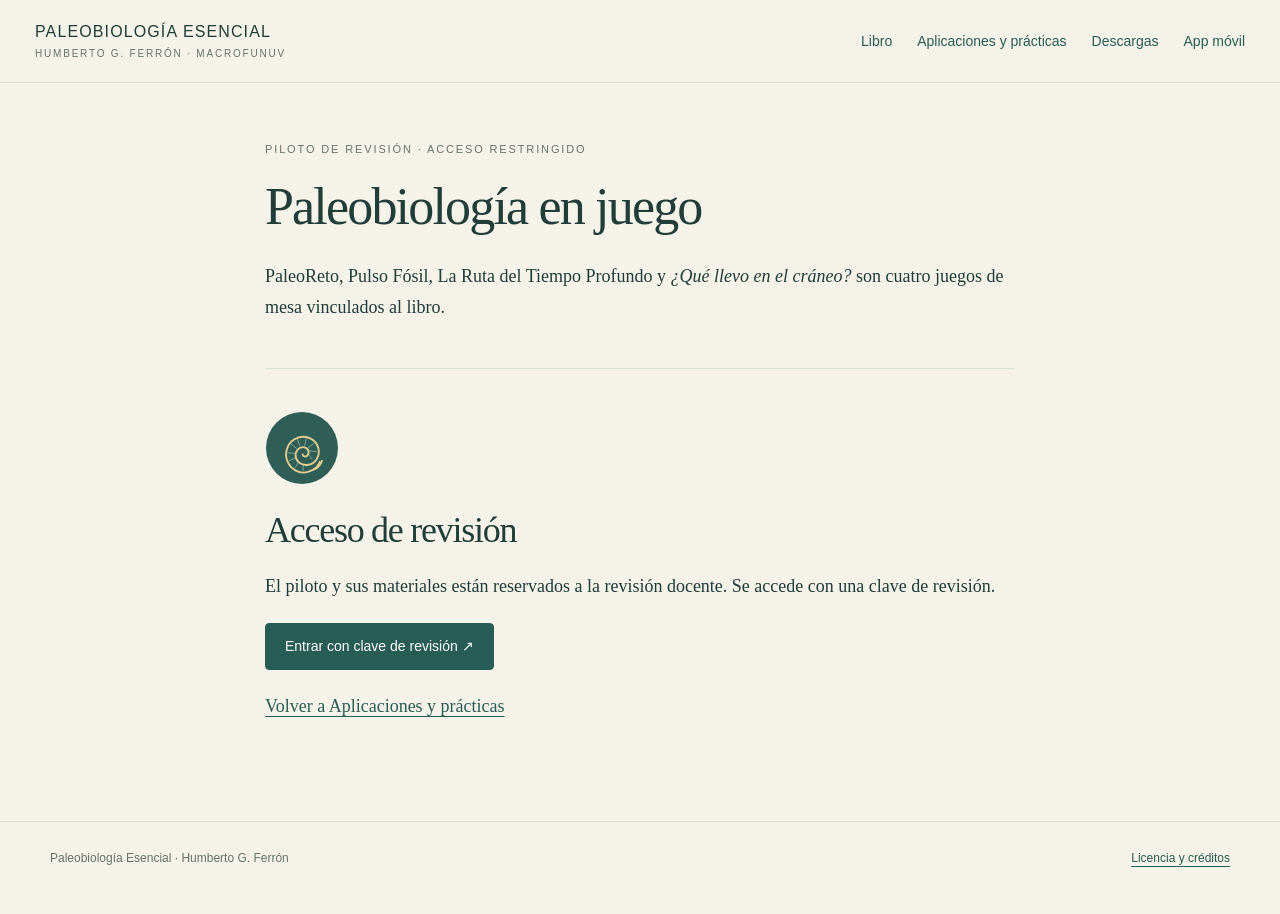
<file: portal/juegos/index.html>
<!doctype html>
<html lang="es">
<head>
  <meta charset="utf-8">
  <meta name="viewport" content="width=device-width, initial-scale=1">
  <meta name="description" content="Piloto de revisión de los juegos de mesa de Paleobiología Esencial.">
  <title>Paleobiología en juego · Acceso de revisión</title>
  <link rel="icon" href="../assets/marca.svg" type="image/svg+xml">
  <link rel="stylesheet" href="../assets/sitio.css">
<!-- paleo-app:start -->
<link rel="manifest" href="../manifest.webmanifest">
<meta name="theme-color" content="#285d55">
<link rel="apple-touch-icon" href="../assets/app-icon-192.png">
<link rel="stylesheet" href="../assets/app.css">
<script src="../assets/app.js" defer></script>
<!-- paleo-app:end -->
</head>
<body>
  <header class="top">
    <a class="brand" href="../index.html">PALEOBIOLOGÍA ESENCIAL<small>HUMBERTO G. FERRÓN · MACROFUNUV</small></a>
    <nav aria-label="Principal">
      <a href="../es/introduccion.html">Libro</a>
      <a href="../recursos.html" aria-current="page">Aplicaciones y prácticas</a>
      <a href="../descargas.html">Descargas</a>
      <a href="../app/">App móvil</a>
    </nav>
  </header>
  <main class="wrap reading">
    <div class="page-title">
      <p class="eyebrow">Piloto de revisión · Acceso restringido</p>
      <h1>Paleobiología en juego</h1>
      <p>PaleoReto, Pulso Fósil, La Ruta del Tiempo Profundo y <em>¿Qué llevo en el cráneo?</em> son cuatro juegos de mesa vinculados al libro.</p>
    </div>
    <section class="section rule" aria-labelledby="entrada">
      <img src="../asistentes/ammonite.svg" alt="" width="74" height="74">
      <h2 id="entrada">Acceso de revisión</h2>
      <p>El piloto y sus materiales están reservados a la revisión docente. Se accede con una clave de revisión.</p>
      <!-- acceso-juegos:start -->
      <p><a class="button" href="https://pack-peripherals-poster-wins.trycloudflare.com/" target="_blank" rel="noopener noreferrer">Entrar con clave de revisión ↗</a></p>
      <!-- acceso-juegos:end -->
      <p><a href="../recursos.html">Volver a Aplicaciones y prácticas</a></p>
    </section>
  </main>
  <footer><div class="wrap"><div>Paleobiología Esencial · Humberto G. Ferrón</div><div><a href="../es/licencia.html">Licencia y créditos</a></div></div></footer>
</body>
</html>
</file>
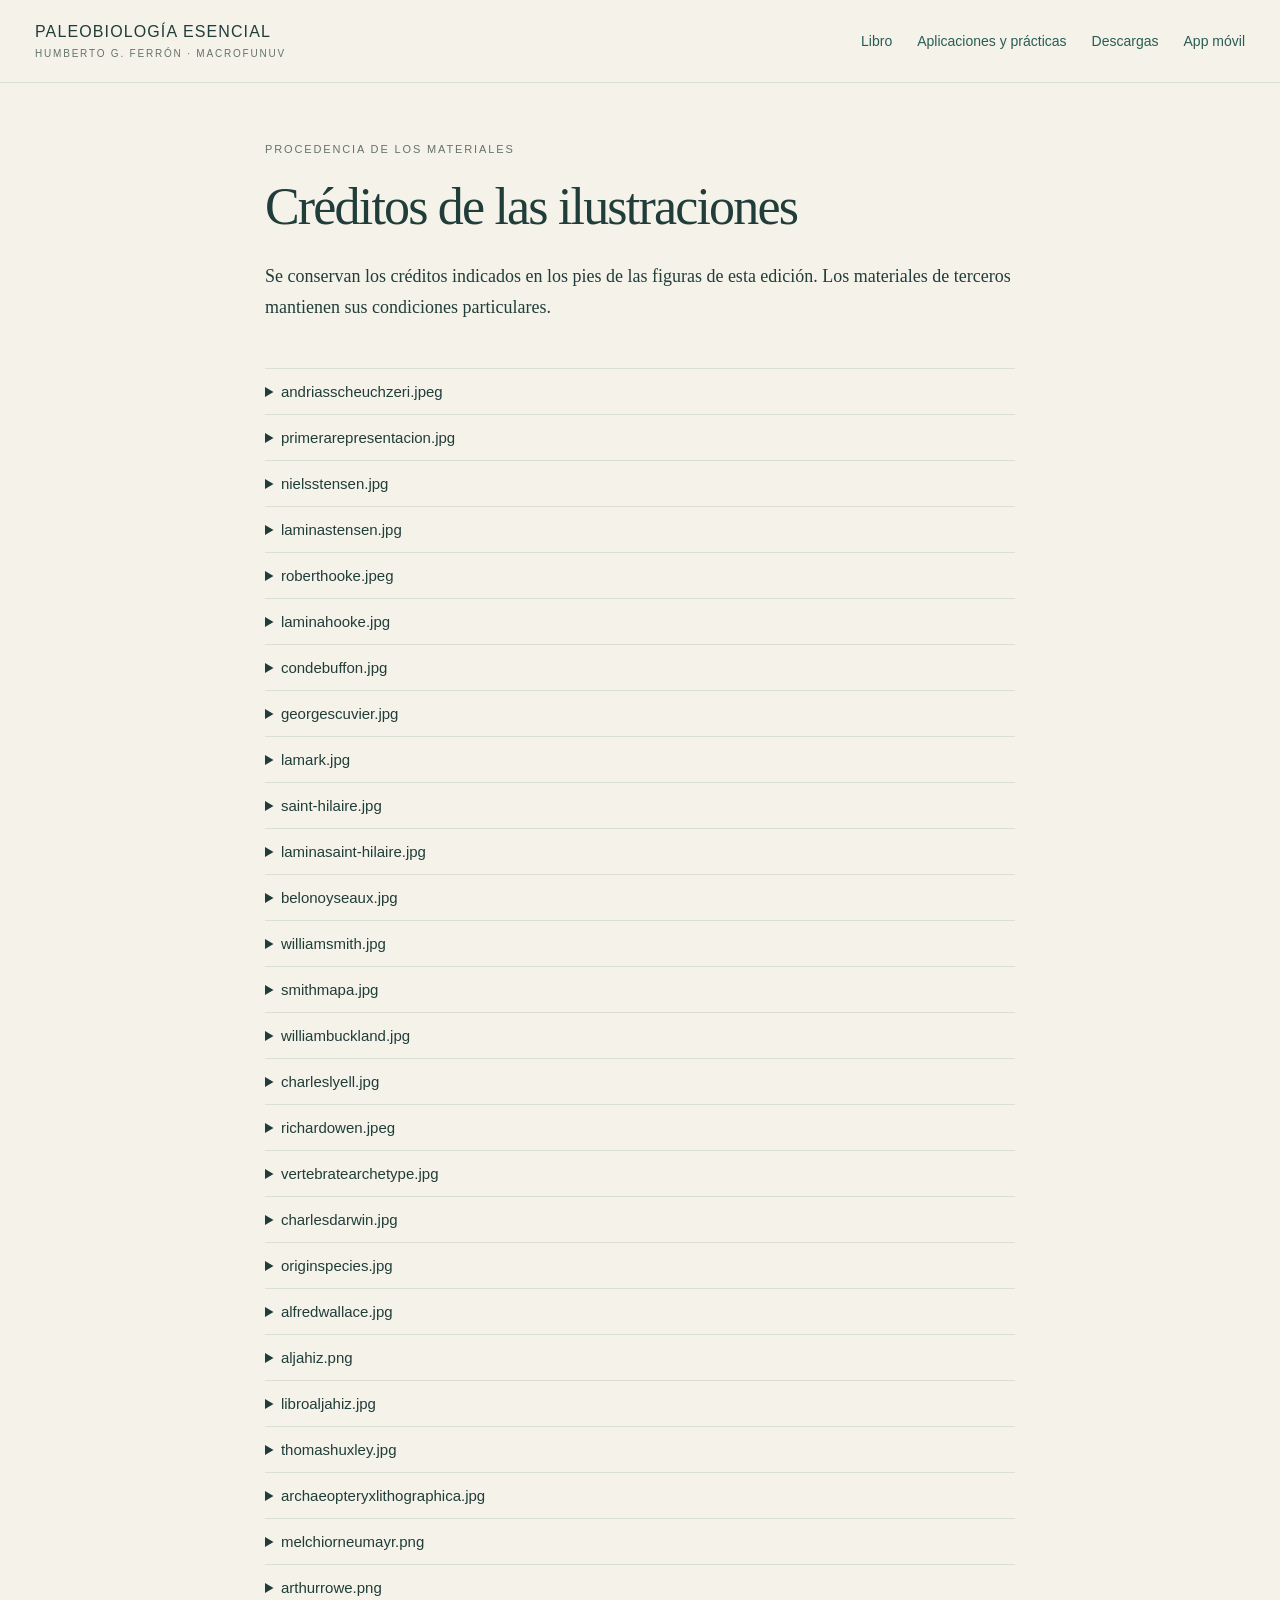
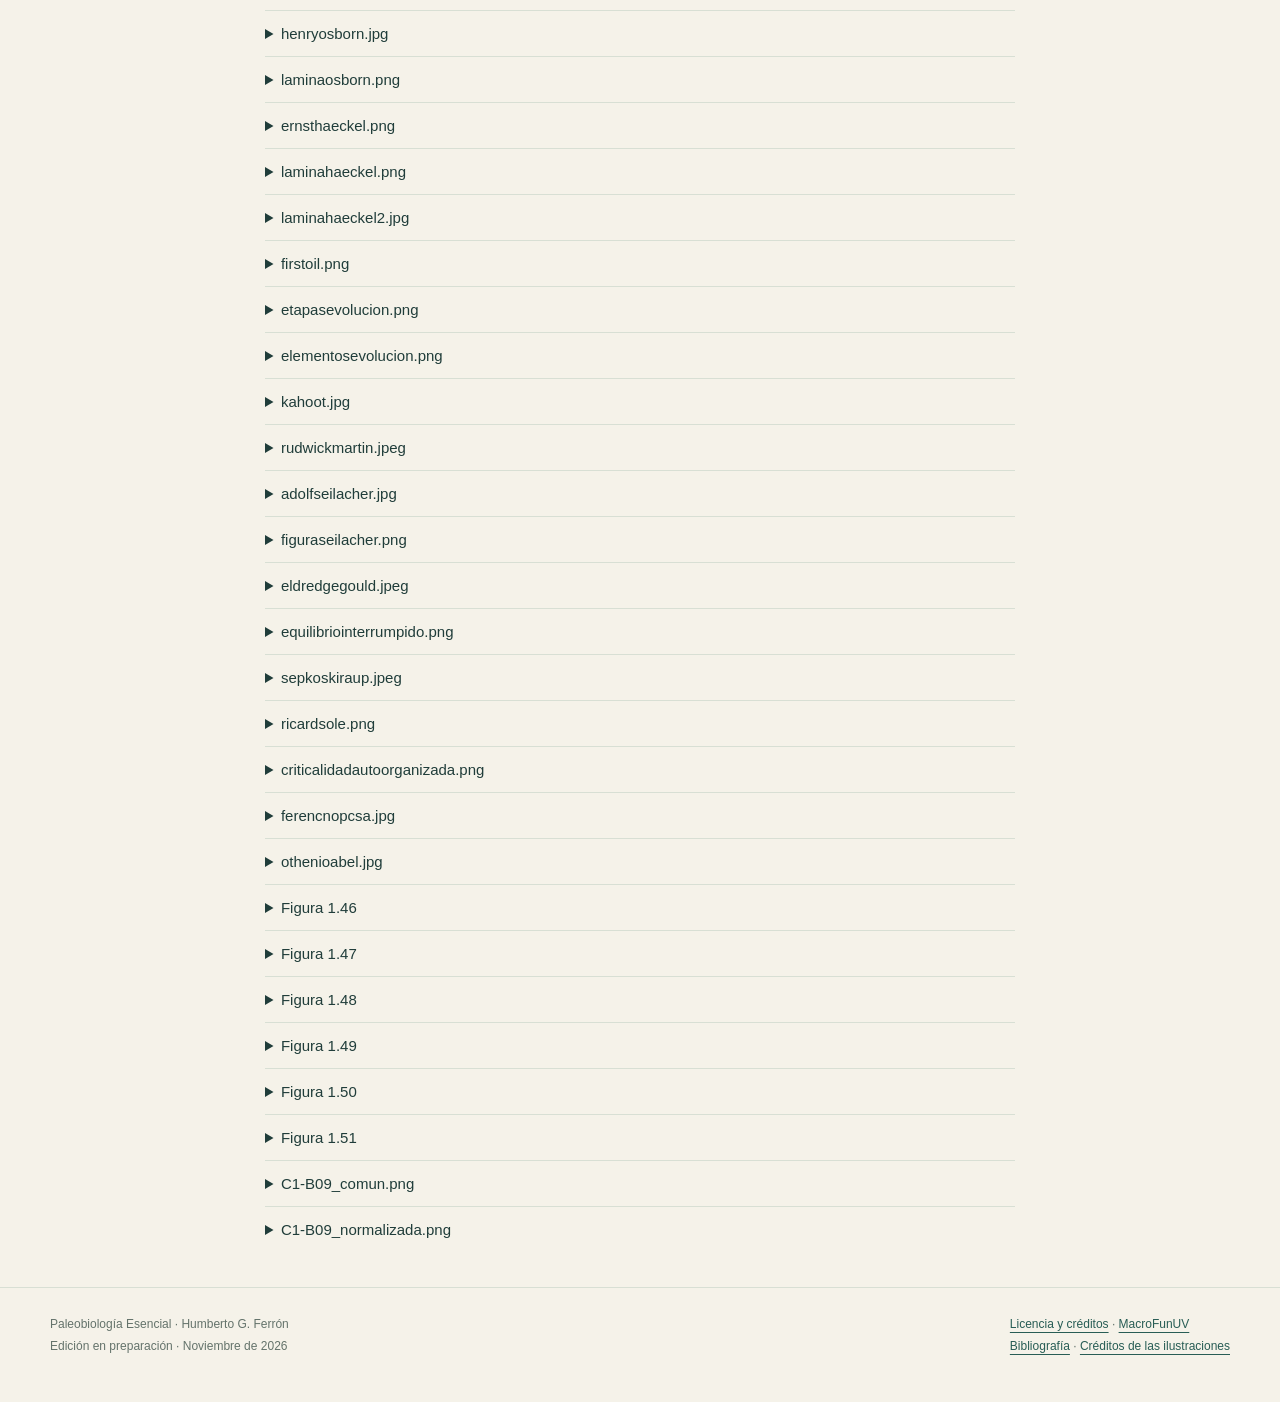
<file: portal/creditos.html>
<!doctype html><html lang="es"><head><meta charset="utf-8"><meta name="viewport" content="width=device-width,initial-scale=1"><meta name="description" content="Libro abierto de paleobiología de Humberto G. Ferrón para estudiantes de posgrado."><title>Créditos · Paleobiología Esencial</title><link rel="icon" href="assets/marca.svg" type="image/svg+xml"><link rel="stylesheet" href="assets/sitio.css">
<!-- paleo-app:start -->
<link rel="manifest" href="manifest.webmanifest">
<meta name="theme-color" content="#285d55">
<link rel="apple-touch-icon" href="assets/app-icon-192.png">
<link rel="stylesheet" href="assets/app.css">
<script src="assets/app.js" defer></script>
<!-- paleo-app:end -->
</head><body><header class="top"><a class="brand" href="index.html">PALEOBIOLOGÍA ESENCIAL<small>HUMBERTO G. FERRÓN · MACROFUNUV</small></a><nav aria-label="Principal"><a href="es/introduccion.html">Libro</a><a href="recursos.html">Aplicaciones y prácticas</a><a href="descargas.html">Descargas</a><a href="app/">App móvil</a></nav></header><main class="wrap reading"><div class="page-title"><p class="eyebrow">Procedencia de los materiales</p><h1>Créditos de las ilustraciones</h1><p>Se conservan los créditos indicados en los pies de las figuras de esta edición. Los materiales de terceros mantienen sus condiciones particulares.</p></div><section><details><summary>andriasscheuchzeri.jpeg</summary><p>Ejemplar de *Andrias scheuchzeri* interpretado por Johann Jakob Scheuchzer como *Homo diluvii testis*.</p></details><details><summary>primerarepresentacion.jpg</summary><p>Bivalvo fósil ilustrado por Encellius en 1557 (A) y bivalvo actual ilustrado por Rondelet en 1558 (B). La comparación permite apreciar las semejanzas que discutían los naturalistas del siglo XVI. Crédito: © athenaclub.</p></details><details><summary>nielsstensen.jpg</summary><p>Retrato de Niels Stensen. Imagen disponible bajo licencia Creative Commons CC0.</p></details><details><summary>laminastensen.jpg</summary><p>Grabado reproducido por Stensen en 1667, procedente del catálogo entonces inédito de Michele Mercati, que muestra una cabeza de tiburón y dientes. Estas ilustraciones formaban parte de su comparación con las *glossopetrae*.</p></details><details><summary>roberthooke.jpeg</summary><p>Representación moderna de Robert Hooke.</p></details><details><summary>laminahooke.jpg</summary><p>Ilustración de madera petrificada (xilópalo) observada bajo el microscopio por Robert Hooke. © biodiversitylibrary.</p></details><details><summary>condebuffon.jpg</summary><p>Retrato del Conde de Buffon. Imagen disponible bajo licencia Creative Commons CC0.</p></details><details><summary>georgescuvier.jpg</summary><p>Retrato de Georges Cuvier. Imagen disponible bajo licencia Creative Commons CC0.</p></details><details><summary>lamark.jpg</summary><p>Retrato de Jean Baptiste Lamarck. Imagen disponible bajo licencia Creative Commons CC0.</p></details><details><summary>saint-hilaire.jpg</summary><p>Retrato de Étienne Geoffroy Saint-Hilaire.</p></details><details><summary>laminasaint-hilaire.jpg</summary><p>Dibujo de una teratología de Geoffroy Saint-Hilaire. Imagen disponible bajo licencia Creative Commons CC0.</p></details><details><summary>belonoyseaux.jpg</summary><p>Comparativa entre esqueletos de un humano y un ave de Pierre Belon. Imagen disponible bajo licencia Creative Commons CC0.</p></details><details><summary>williamsmith.jpg</summary><p>Retrato de William Smith. Imagen disponible bajo licencia Creative Commons CC0.</p></details><details><summary>smithmapa.jpg</summary><p>Mapa geológico de William Smith. Imagen disponible bajo licencia Creative Commons CC0.</p></details><details><summary>williambuckland.jpg</summary><p>Retrato de William Buckland. Imagen disponible bajo licencia Creative Commons CC0.</p></details><details><summary>charleslyell.jpg</summary><p>Retrato de Charles Lyell. Imagen disponible bajo licencia Creative Commons CC0.</p></details><details><summary>richardowen.jpeg</summary><p>Retrato de Richard Owen. Imagen disponible bajo licencia Creative Commons CC0.</p></details><details><summary>vertebratearchetype.jpg</summary><p>Arquetipo de vertebrado según Richard Owen. Imagen disponible bajo licencia Creative Commons CC0.</p></details><details><summary>charlesdarwin.jpg</summary><p>Retrato de Charles Darwin. Imagen disponible bajo licencia Creative Commons CC0.</p></details><details><summary>originspecies.jpg</summary><p>Portada de la edición original de 1859 de *On the origin of species* de Charles Darwin. Imagen disponible bajo licencia Creative Commons CC0.</p></details><details><summary>alfredwallace.jpg</summary><p>Retrato de Alfred Russel Wallace.</p></details><details><summary>aljahiz.png</summary><p>Representación de al-Jahiz.</p></details><details><summary>libroaljahiz.jpg</summary><p>Páginas de *El Libro de los Animales* de Al-Jahiz. Imagen disponible bajo licencia Creative Commons CC0.</p></details><details><summary>thomashuxley.jpg</summary><p>Retrato de Thomas Huxley. Imagen disponible bajo licencia Creative Commons CC0.</p></details><details><summary>archaeopteryxlithographica.jpg</summary><p>Ejemplar de *Archaeopteryx lithographica* del Museum für Naturkunde de Berlín. Imagen disponible bajo licencia Creative Commons CC0.</p></details><details><summary>melchiorneumayr.png</summary><p>Lámina ilustrando moluscos de agua dulce del trabajo de Melchior Neumayr. Imagen disponible bajo licencia Creative Commons CC0.</p></details><details><summary>arthurrowe.png</summary><p>Lámina ilustrando relaciones de descendencia entre equinoideos en el trabajo de Arthur Rowe. Imagen tomada de Allmon (2020).</p></details><details><summary>henryosborn.jpg</summary><p>Retrato de Henry Osborn. Imagen disponible bajo licencia Creative Commons CC0.</p></details><details><summary>laminaosborn.png</summary><p>Ejemplo de aristogénesis en mastodontes según Henry Osborn. Imagen tomada de Osborn (1933).</p></details><details><summary>ernsthaeckel.png</summary><p>Ernst Haeckel en su Instituto Zoológico en Jena (Alemania). Imagen tomada de Watts et al. (2019).</p></details><details><summary>laminahaeckel.png</summary><p>Comparación de las ilustraciones de Haeckel publicadas en 1874 (arriba) y 1891 (abajo). Imagen tomada de Watts et al. (2019).</p></details><details><summary>laminahaeckel2.jpg</summary><p>Ilustración de Haeckel. Imagen disponible bajo licencia Creative Commons CC0.</p></details><details><summary>firstoil.png</summary><p>Instalación histórica de perforación petrolera en la región del río Athabasca, Alberta. Imagen disponible bajo licencia Creative Commons CC0.</p></details><details><summary>etapasevolucion.png</summary><p>Esquema que ilustra el desarrollo histórico del concepto de evolución: desde la hipótesis de Darwin y Wallace, pasando por Darwin, Wallace y Weismann, hasta la teoría sintética. Imagen tomada de Kutschera &amp; Niklas (2004).</p></details><details><summary>elementosevolucion.png</summary><p>Esquema para ilustrar la interacción de los procesos básicos que provocan la evolución fenotípica en una población variable de organismos (animales o plantas). Imagen tomada de Kutschera &amp; Niklas (2004).</p></details><details><summary>kahoot.jpg</summary><p>Kahoot de repaso de la síntesis evolutiva</p></details><details><summary>rudwickmartin.jpeg</summary><p>Retrato de Martin Rudwick. © The University of Chicago Press.</p></details><details><summary>adolfseilacher.jpg</summary><p>Retrato de Adolf Seilacher. Imagen disponible bajo licencia Creative Commons CC0.</p></details><details><summary>figuraseilacher.png</summary><p>Visualización original de la morfología construccional de Seilacher. Esquema de Seilacher (1970), reproducido y discutido en Tamborini (2020).</p></details><details><summary>eldredgegould.jpeg</summary><p>Retratos de Stephen Jay Gould (izquierda) y Niles Eldredge (derecha). © timetoast.</p></details><details><summary>equilibriointerrumpido.png</summary><p>Diagrama que ejemplifica el gradualismo filético (arriba) y el equilibrio interrumpido (abajo). Imagen disponible bajo licencia Creative Commons CC0.</p></details><details><summary>sepkoskiraup.jpeg</summary><p>Jack Sepkoski (izquierda) con David Raup (derecha). © extinctblog</p></details><details><summary>ricardsole.png</summary><p>Ricard Solé. Imagen disponible bajo licencia Creative Commons CC0.</p></details><details><summary>criticalidadautoorganizada.png</summary><p>Escalado y autosimilitud en el esquema de Solé et al. (1999). (A) Relación ideal entre tamaño y frecuencia de eventos según una ley de potencias, en ejes logarítmicos. (B) Variación de la tasa de extinción de familias marinas a lo largo del Fanerozoico, multiplicada por 100 en la figura original; se conserva su escala temporal histórica. (C) Analogía del montículo de arena. La semejanza de patrones no demuestra por sí sola un mecanismo común.</p></details><details><summary>ferencnopcsa.jpg</summary><p>Ferenc Nopcsa en uniforme albanés (1915). Fotografía de dominio público; ficha de Wikimedia Commons.</p></details><details><summary>othenioabel.jpg</summary><p>Othenio Abel y cubierta de su obra sobre paleobiología de vertebrados. Composición reproducida de Kutschera (2007).</p></details><details><summary>Figura 1.46</summary><p>Disponibilidad de roca y diversidad descrita. (A) Área de afloramiento de rocas sedimentarias para distintos periodos del Fanerozoico. La escala logarítmica representa diferencias multiplicativas: razones iguales, como 2/1 y 10/5, ocupan distancias iguales. (B) Número estimado de especies de invertebrados descubiertas y nombradas entre 1900 y 1975. Se omiten Pleistoceno y Holoceno. La asociación entre ambas series no identifica por sí sola su causa. Figura 1.1 de Foote y Miller (2007, p. 2). <a href="https://bookdown.org/humgrafe/Paleobiologia/#fig:Distribucionrocas">Ver figura original en Bookdown</a>.</p></details><details><summary>Figura 1.47</summary><p>Abundancias de once especies de moluscos en una muestra viva y una acumulación de conchas de un arroyo mareal de California. Los puntos pequeños representan una especie y los grandes, dos especies con los mismos recuentos en ambas muestras. Datos de MacDonald (1969) reproducidos en Foote y Miller (2007, fig. 1.9a). <a href="https://bookdown.org/humgrafe/Paleobiologia/#fig:Actuotafabundancias">Ver figura original en Bookdown</a>.</p></details><details><summary>Figura 1.48</summary><p>Estimación a partir de huecos en rangos observados. Las X señalan intervalos con registro. Se excluyen primera y última aparición de cada especie y se cuentan únicamente las oportunidades interiores. El conjunto contiene cinco presencias en dieciséis oportunidades: probabilidad estimada de 0,3125 por intervalo. Figura 1.18 de Foote y Miller (2007, p. 22). <a href="https://bookdown.org/humgrafe/Paleobiologia/#fig:Probabilidadmuestreo1">Ver figura original en Bookdown</a>.</p></details><details><summary>Figura 1.49</summary><p>Distribuciones de frecuencias de rangos estratigráficos observados para dos calidades de muestreo. Bajo el supuesto de uniformidad, las frecuencias correspondientes a uno, dos y tres intervalos permiten estimar la probabilidad de registro. La duración de un rango observado no equivale necesariamente a la duración biológica completa del taxón. Figura 1.19 de Foote y Miller (2007, p. 23), a partir de Foote y Raup (1996). <a href="https://bookdown.org/humgrafe/Paleobiologia/#fig:Probabilidadmuestreo2">Ver figura original en Bookdown</a>.</p></details><details><summary>Figura 1.50</summary><p>Curva de rarefacción de especies para la muestra mayor de moluscos miocenos de Dinamarca. Los puntos inferiores corresponden a otras muestras del mismo estudio. Figura 1.17 de Foote y Miller (2007, p. 20), a partir de Sorgenfrei (1958). <a href="https://bookdown.org/humgrafe/Paleobiologia/#fig:Rarefaccion1">Ver figura original en Bookdown</a>.</p></details><details><summary>Figura 1.51</summary><p>Rarefacción de una muestra de moluscos miocenos de Dinamarca. El extremo derecho corresponde a 2 954 ejemplares. Las curvas muestran la proporción esperada de taxones observados que se recuperaría con tamaños menores, para distintos niveles taxonómicos. Una curva plana no demuestra que se haya alcanzado la riqueza total de la comunidad original. Figura 1.16 de Foote y Miller (2007, p. 18), a partir de Sorgenfrei (1958). <a href="https://bookdown.org/humgrafe/Paleobiologia/#fig:Rarefaccion2">Ver figura original en Bookdown</a>.</p></details><details><summary>C1-B09_comun.png</summary><p>Gráfico de la práctica de rarefacción calculado en R con las listas didácticas derivadas de Paleobiology Database.</p></details><details><summary>C1-B09_normalizada.png</summary><p>Gráfico de la práctica de rarefacción calculado en R con las listas didácticas derivadas de Paleobiology Database.</p></details></section></main><footer><div class="wrap"><div>Paleobiología Esencial · Humberto G. Ferrón<br>Edición en preparación · Noviembre de 2026</div><div><a href="es/licencia.html">Licencia y créditos</a> · <a href="https://github.com/MacroFunUV">MacroFunUV</a><br><a href="es/bibliografia.html">Bibliografía</a> · <a href="creditos.html">Créditos de las ilustraciones</a></div></div></footer></body></html>
</file>
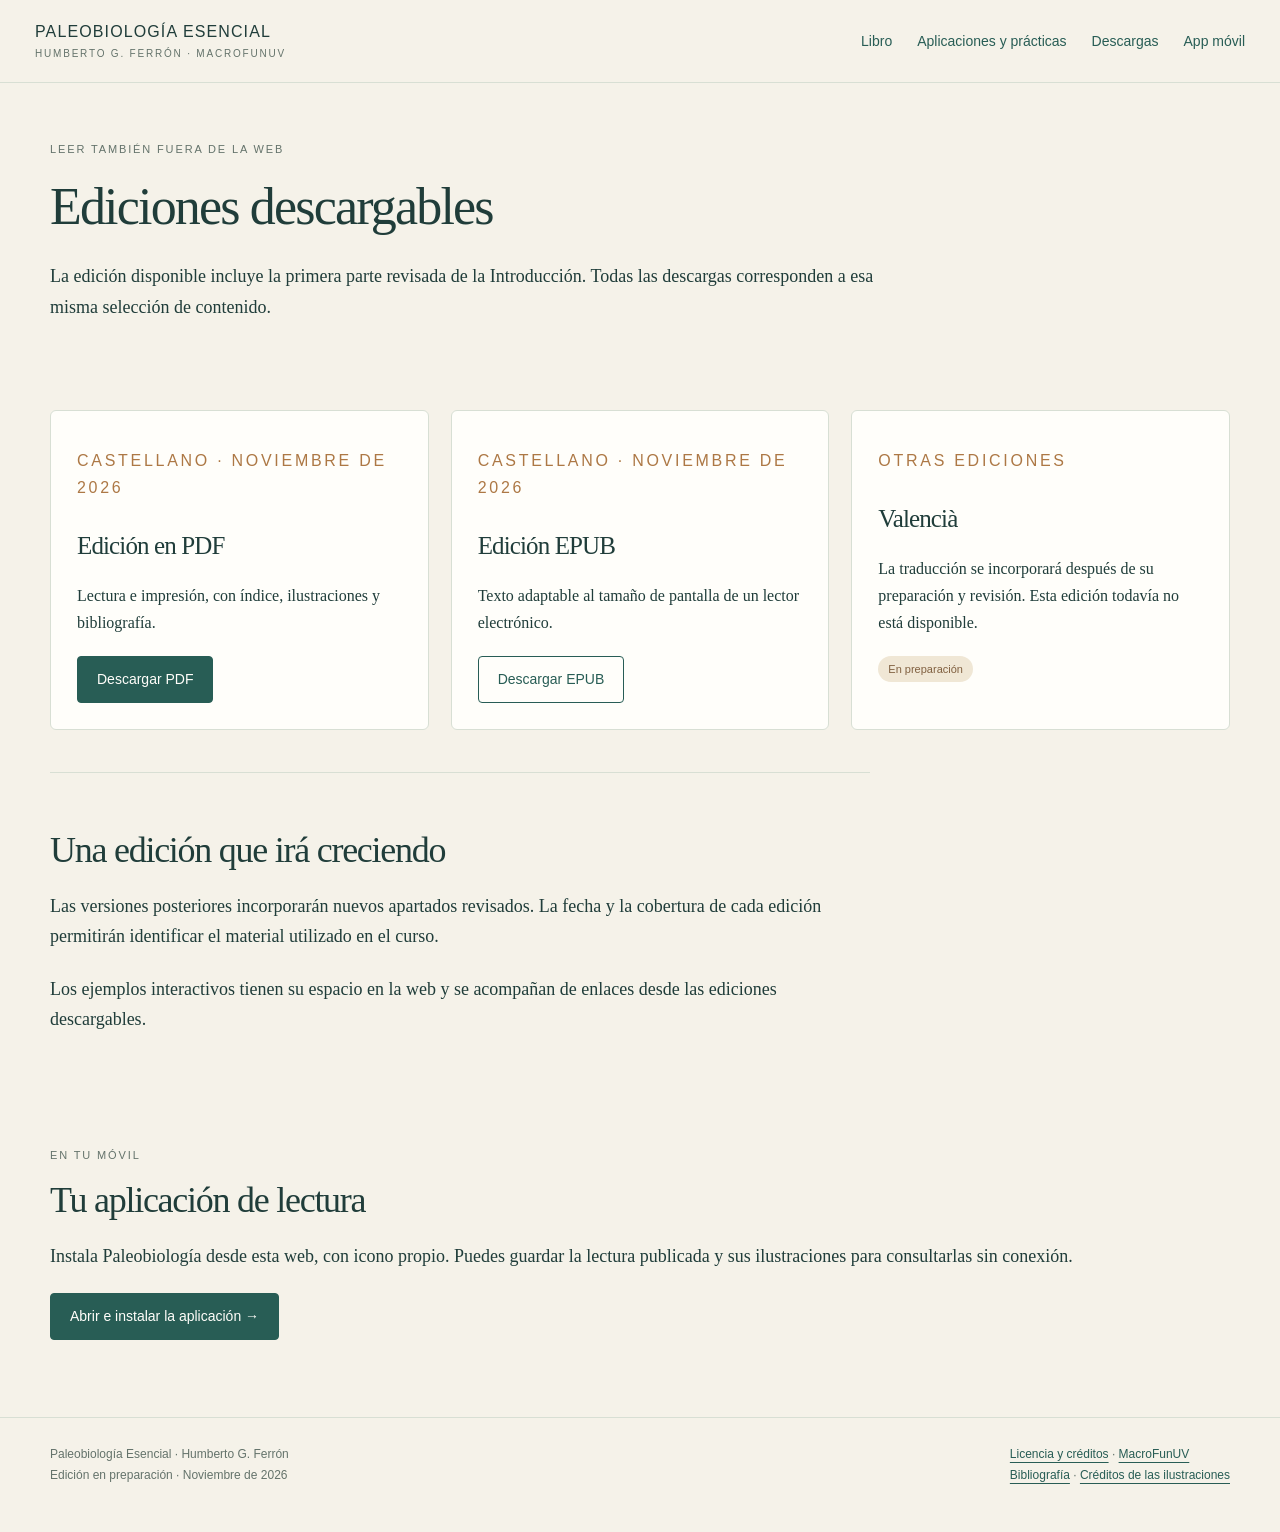
<file: portal/descargas.html>
<!doctype html><html lang="es"><head><meta charset="utf-8"><meta name="viewport" content="width=device-width,initial-scale=1"><meta name="description" content="Libro abierto de paleobiología de Humberto G. Ferrón para estudiantes de posgrado."><title>Descargas · Paleobiología Esencial</title><link rel="icon" href="assets/marca.svg" type="image/svg+xml"><link rel="stylesheet" href="assets/sitio.css">
<!-- paleo-app:start -->
<link rel="manifest" href="manifest.webmanifest">
<meta name="theme-color" content="#285d55">
<link rel="apple-touch-icon" href="assets/app-icon-192.png">
<link rel="stylesheet" href="assets/app.css">
<script src="assets/app.js" defer></script>
<!-- paleo-app:end -->
</head><body><header class="top"><a class="brand" href="index.html">PALEOBIOLOGÍA ESENCIAL<small>HUMBERTO G. FERRÓN · MACROFUNUV</small></a><nav aria-label="Principal"><a href="es/introduccion.html">Libro</a><a href="recursos.html">Aplicaciones y prácticas</a><a href="descargas.html">Descargas</a><a href="app/">App móvil</a></nav></header><main class="wrap"><div class="page-title"><p class="eyebrow">Leer también fuera de la web</p><h1>Ediciones descargables</h1><p>La edición disponible incluye la primera parte revisada de la Introducción. Todas las descargas corresponden a esa misma selección de contenido.</p></div><section class="section"><div class="grid"><article class="card"><p class="eyebrow">Castellano · Noviembre de 2026</p><h3>Edición en PDF</h3><p>Lectura e impresión, con índice, ilustraciones y bibliografía.</p><a class="button" href="descargas/paleobiologia-esencial-es-parcial.pdf">Descargar PDF</a></article><article class="card"><p class="eyebrow">Castellano · Noviembre de 2026</p><h3>Edición EPUB</h3><p>Texto adaptable al tamaño de pantalla de un lector electrónico.</p><a class="button secondary" href="descargas/paleobiologia-esencial-es-parcial.epub">Descargar EPUB</a></article><article class="card"><p class="eyebrow">Otras ediciones</p><h3>Valencià</h3><p>La traducción se incorporará después de su preparación y revisión. Esta edición todavía no está disponible.</p><span class="pill pending">En preparación</span></article></div></section><section class="section rule reading"><h2>Una edición que irá creciendo</h2><p>Las versiones posteriores incorporarán nuevos apartados revisados. La fecha y la cobertura de cada edición permitirán identificar el material utilizado en el curso.</p><p>Los ejemplos interactivos tienen su espacio en la web y se acompañan de enlaces desde las ediciones descargables.</p></section><!-- app-download --><section class="section paleo-app-download"><p class="eyebrow">En tu móvil</p><h2>Tu aplicación de lectura</h2><p>Instala Paleobiología desde esta web, con icono propio. Puedes guardar la lectura publicada y sus ilustraciones para consultarlas sin conexión.</p><a class="button" href="app/">Abrir e instalar la aplicación →</a></section></main><footer><div class="wrap"><div>Paleobiología Esencial · Humberto G. Ferrón<br>Edición en preparación · Noviembre de 2026</div><div><a href="es/licencia.html">Licencia y créditos</a> · <a href="https://github.com/MacroFunUV">MacroFunUV</a><br><a href="es/bibliografia.html">Bibliografía</a> · <a href="creditos.html">Créditos de las ilustraciones</a></div></div></footer></body></html>
</file>
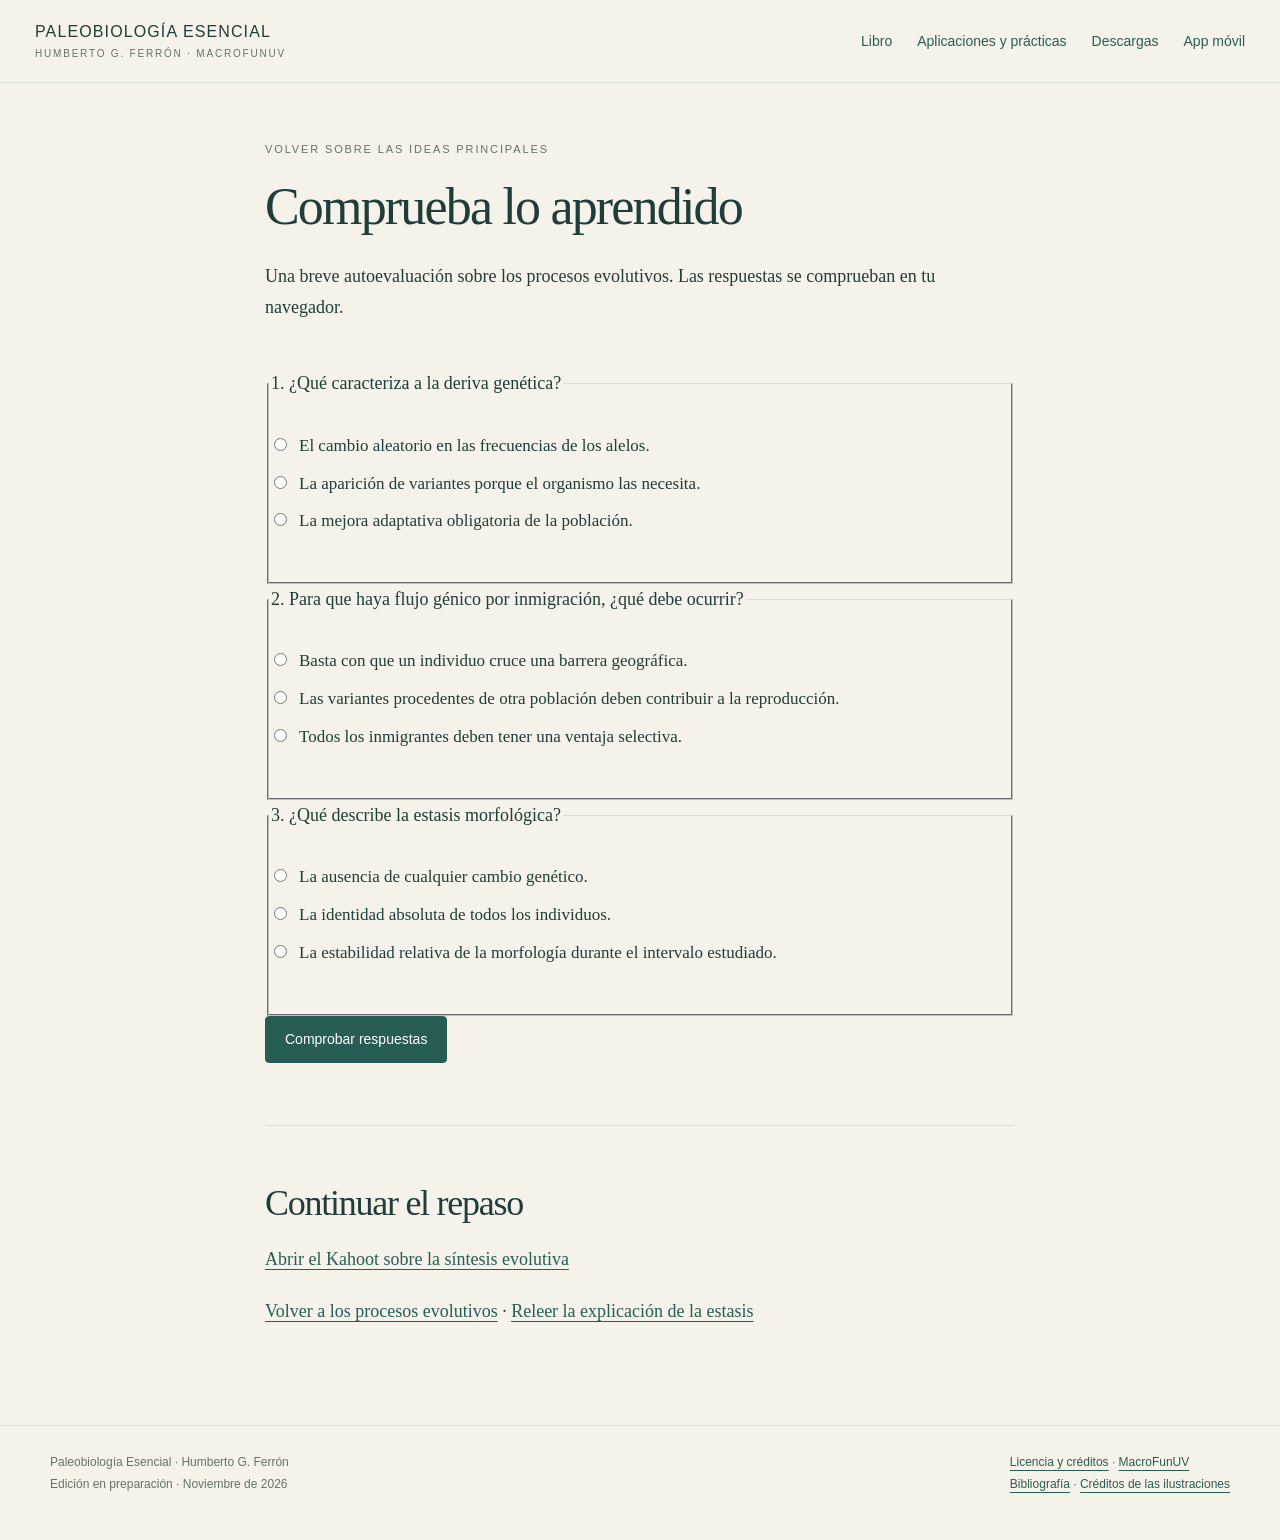
<file: portal/ejercicios.html>
<!doctype html><html lang="es"><head><meta charset="utf-8"><meta name="viewport" content="width=device-width,initial-scale=1"><meta name="description" content="Libro abierto de paleobiología de Humberto G. Ferrón para estudiantes de posgrado."><title>Autoevaluación · Paleobiología Esencial</title><link rel="icon" href="assets/marca.svg" type="image/svg+xml"><link rel="stylesheet" href="assets/sitio.css">
<!-- paleo-app:start -->
<link rel="manifest" href="manifest.webmanifest">
<meta name="theme-color" content="#285d55">
<link rel="apple-touch-icon" href="assets/app-icon-192.png">
<link rel="stylesheet" href="assets/app.css">
<script src="assets/app.js" defer></script>
<!-- paleo-app:end -->
</head><body><header class="top"><a class="brand" href="index.html">PALEOBIOLOGÍA ESENCIAL<small>HUMBERTO G. FERRÓN · MACROFUNUV</small></a><nav aria-label="Principal"><a href="es/introduccion.html">Libro</a><a href="recursos.html">Aplicaciones y prácticas</a><a href="descargas.html">Descargas</a><a href="app/">App móvil</a></nav></header><main class="wrap reading"><div class="page-title"><p class="eyebrow">Volver sobre las ideas principales</p><h1>Comprueba lo aprendido</h1><p>Una breve autoevaluación sobre los procesos evolutivos. Las respuestas se comprueban en tu navegador.</p></div><form id="quiz"><fieldset class="question"><legend>1. ¿Qué caracteriza a la deriva genética?</legend><label><input type="radio" name="q1" value="a">El cambio aleatorio en las frecuencias de los alelos.</label><label><input type="radio" name="q1" value="b">La aparición de variantes porque el organismo las necesita.</label><label><input type="radio" name="q1" value="c">La mejora adaptativa obligatoria de la población.</label><p class="feedback" id="f1"></p></fieldset><fieldset class="question"><legend>2. Para que haya flujo génico por inmigración, ¿qué debe ocurrir?</legend><label><input type="radio" name="q2" value="a">Basta con que un individuo cruce una barrera geográfica.</label><label><input type="radio" name="q2" value="b">Las variantes procedentes de otra población deben contribuir a la reproducción.</label><label><input type="radio" name="q2" value="c">Todos los inmigrantes deben tener una ventaja selectiva.</label><p class="feedback" id="f2"></p></fieldset><fieldset class="question"><legend>3. ¿Qué describe la estasis morfológica?</legend><label><input type="radio" name="q3" value="a">La ausencia de cualquier cambio genético.</label><label><input type="radio" name="q3" value="b">La identidad absoluta de todos los individuos.</label><label><input type="radio" name="q3" value="c">La estabilidad relativa de la morfología durante el intervalo estudiado.</label><p class="feedback" id="f3"></p></fieldset><button class="button" type="submit">Comprobar respuestas</button><p id="score" class="result" aria-live="polite"></p></form><section class="section rule"><h2>Continuar el repaso</h2><p><a href="https://create.kahoot.it/share/sintesis-evolutiva/e5d6f964-4101-48eb-850f-9eabf3ccec7a">Abrir el Kahoot sobre la síntesis evolutiva</a></p><p><a href="es/introduccion.html#C1-B06.P050">Volver a los procesos evolutivos</a> · <a href="es/introduccion.html#C1-B07.P030">Releer la explicación de la estasis</a></p></section></main><script src="assets/repaso.js"></script><footer><div class="wrap"><div>Paleobiología Esencial · Humberto G. Ferrón<br>Edición en preparación · Noviembre de 2026</div><div><a href="es/licencia.html">Licencia y créditos</a> · <a href="https://github.com/MacroFunUV">MacroFunUV</a><br><a href="es/bibliografia.html">Bibliografía</a> · <a href="creditos.html">Créditos de las ilustraciones</a></div></div></footer></body></html>
</file>
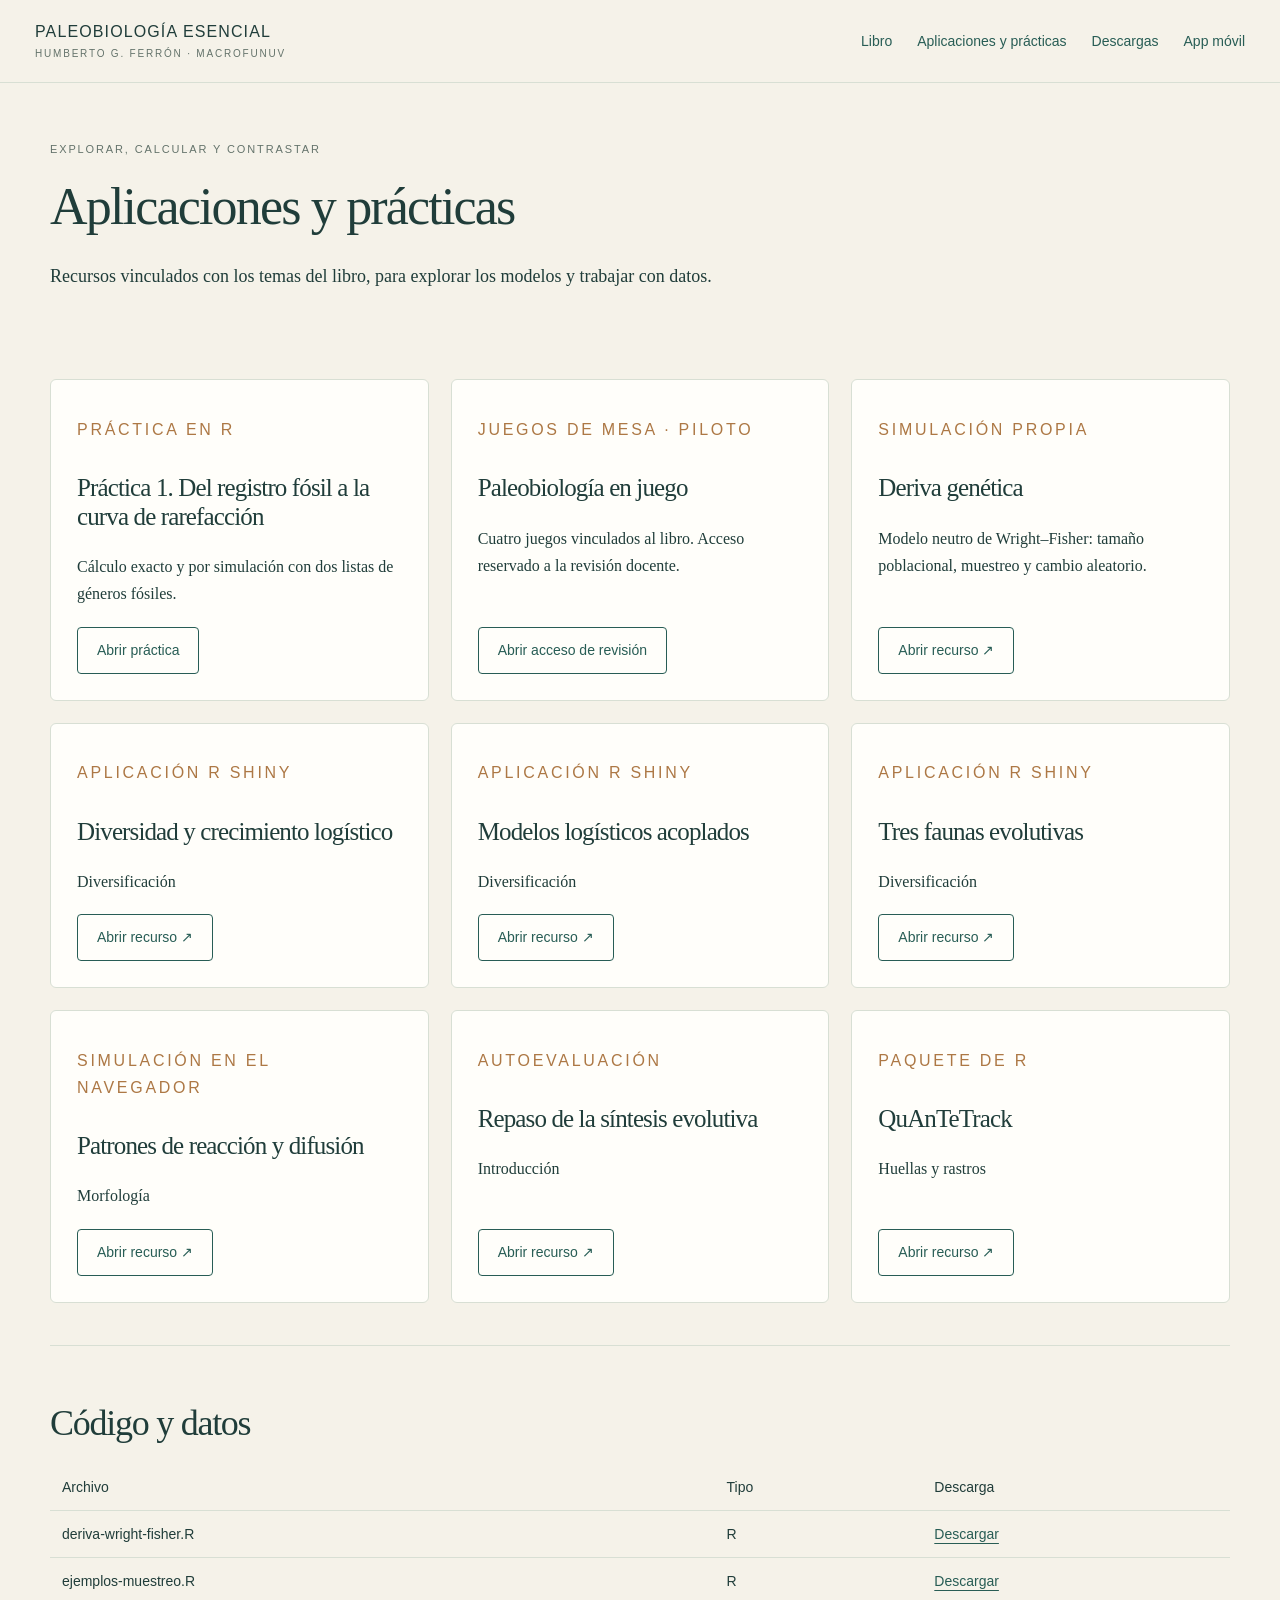
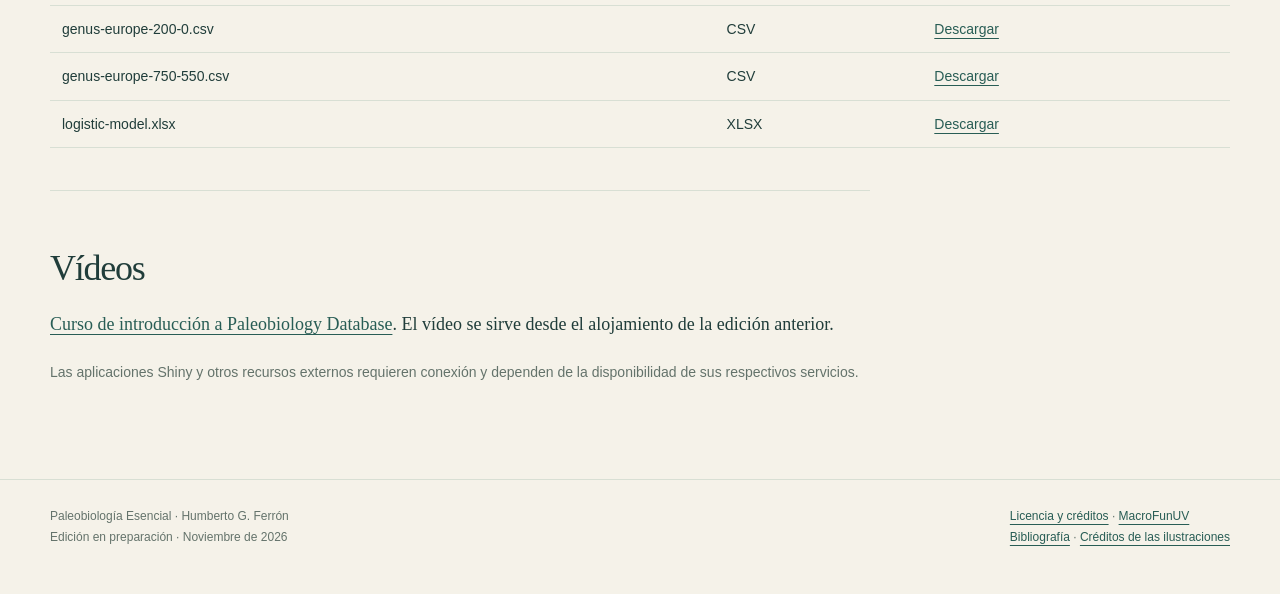
<file: portal/recursos.html>
<!doctype html><html lang="es"><head><meta charset="utf-8"><meta name="viewport" content="width=device-width,initial-scale=1"><meta name="description" content="Libro abierto de paleobiología de Humberto G. Ferrón para estudiantes de posgrado."><title>Aplicaciones y prácticas · Paleobiología Esencial</title><link rel="icon" href="assets/marca.svg" type="image/svg+xml"><link rel="stylesheet" href="assets/sitio.css">
<!-- paleo-app:start -->
<link rel="manifest" href="manifest.webmanifest">
<meta name="theme-color" content="#285d55">
<link rel="apple-touch-icon" href="assets/app-icon-192.png">
<link rel="stylesheet" href="assets/app.css">
<script src="assets/app.js" defer></script>
<!-- paleo-app:end -->
</head><body><header class="top"><a class="brand" href="index.html">PALEOBIOLOGÍA ESENCIAL<small>HUMBERTO G. FERRÓN · MACROFUNUV</small></a><nav aria-label="Principal"><a href="es/introduccion.html">Libro</a><a href="recursos.html">Aplicaciones y prácticas</a><a href="descargas.html">Descargas</a><a href="app/">App móvil</a></nav></header><main class="wrap"><div class="page-title"><p class="eyebrow">Explorar, calcular y contrastar</p><h1>Aplicaciones y prácticas</h1><p>Recursos vinculados con los temas del libro, para explorar los modelos y trabajar con datos.</p></div><section class="section"><div class="grid"><article class="card"><p class="eyebrow">Práctica en R</p><h3>Práctica 1. Del registro fósil a la curva de rarefacción</h3><p>Cálculo exacto y por simulación con dos listas de géneros fósiles.</p><a class="button secondary" href="practicas/rarefaccion.html">Abrir práctica</a></article><article class="card"><p class="eyebrow">Juegos de mesa · Piloto</p><h3>Paleobiología en juego</h3><p>Cuatro juegos vinculados al libro. Acceso reservado a la revisión docente.</p><a class="button secondary" href="juegos/">Abrir acceso de revisión</a></article><article class="card"><p class="eyebrow">Simulación propia</p><h3>Deriva genética</h3><p>Modelo neutro de Wright–Fisher: tamaño poblacional, muestreo y cambio aleatorio.</p><a class="button secondary" href="laboratorio/deriva.html">Abrir recurso ↗</a></article><article class="card"><p class="eyebrow">Aplicación R Shiny</p><h3>Diversidad y crecimiento logístico</h3><p>Diversificación</p><a class="button secondary" href="https://macrofun.shinyapps.io/modelo_logistico_simple/">Abrir recurso ↗</a></article><article class="card"><p class="eyebrow">Aplicación R Shiny</p><h3>Modelos logísticos acoplados</h3><p>Diversificación</p><a class="button secondary" href="https://macrofun.shinyapps.io/modelo_logistico_acoplado">Abrir recurso ↗</a></article><article class="card"><p class="eyebrow">Aplicación R Shiny</p><h3>Tres faunas evolutivas</h3><p>Diversificación</p><a class="button secondary" href="https://macrofun.shinyapps.io/modelo_logistico_acoplado3fases">Abrir recurso ↗</a></article><article class="card"><p class="eyebrow">Simulación en el navegador</p><h3>Patrones de reacción y difusión</h3><p>Morfología</p><a class="button secondary" href="https://pmneila.github.io/jsexp/grayscott/">Abrir recurso ↗</a></article><article class="card"><p class="eyebrow">Autoevaluación</p><h3>Repaso de la síntesis evolutiva</h3><p>Introducción</p><a class="button secondary" href="https://create.kahoot.it/share/sintesis-evolutiva/e5d6f964-4101-48eb-850f-9eabf3ccec7a">Abrir recurso ↗</a></article><article class="card"><p class="eyebrow">Paquete de R</p><h3>QuAnTeTrack</h3><p>Huellas y rastros</p><a class="button secondary" href="https://macrofunuv.github.io/QuAnTeTrack/">Abrir recurso ↗</a></article></div></section><section class="section rule"><h2>Código y datos</h2><div class="scroll"><table><thead><tr><th>Archivo</th><th>Tipo</th><th>Descarga</th></tr></thead><tbody><tr><td>deriva-wright-fisher.R</td><td>R</td><td><a href="materiales/codigo/deriva-wright-fisher.R" download>Descargar</a></td></tr><tr><td>ejemplos-muestreo.R</td><td>R</td><td><a href="materiales/codigo/ejemplos-muestreo.R" download>Descargar</a></td></tr><tr><td>genus-europe-200-0.csv</td><td>CSV</td><td><a href="materiales/datos/chapter01/genus-europe-200-0.csv" download>Descargar</a></td></tr><tr><td>genus-europe-750-550.csv</td><td>CSV</td><td><a href="materiales/datos/chapter01/genus-europe-750-550.csv" download>Descargar</a></td></tr><tr><td>logistic-model.xlsx</td><td>XLSX</td><td><a href="materiales/datos/chapter02/logistic-model.xlsx" download>Descargar</a></td></tr></tbody></table></div></section><section class="section rule reading"><h2>Vídeos</h2><p><a href="https://bookdown.org/humgrafe/Paleobiologia/videos/Curso%20PBDB.mp4">Curso de introducción a Paleobiology Database</a>. El vídeo se sirve desde el alojamiento de la edición anterior.</p><p class="quiet">Las aplicaciones Shiny y otros recursos externos requieren conexión y dependen de la disponibilidad de sus respectivos servicios.</p></section></main><footer><div class="wrap"><div>Paleobiología Esencial · Humberto G. Ferrón<br>Edición en preparación · Noviembre de 2026</div><div><a href="es/licencia.html">Licencia y créditos</a> · <a href="https://github.com/MacroFunUV">MacroFunUV</a><br><a href="es/bibliografia.html">Bibliografía</a> · <a href="creditos.html">Créditos de las ilustraciones</a></div></div></footer></body></html>
</file>
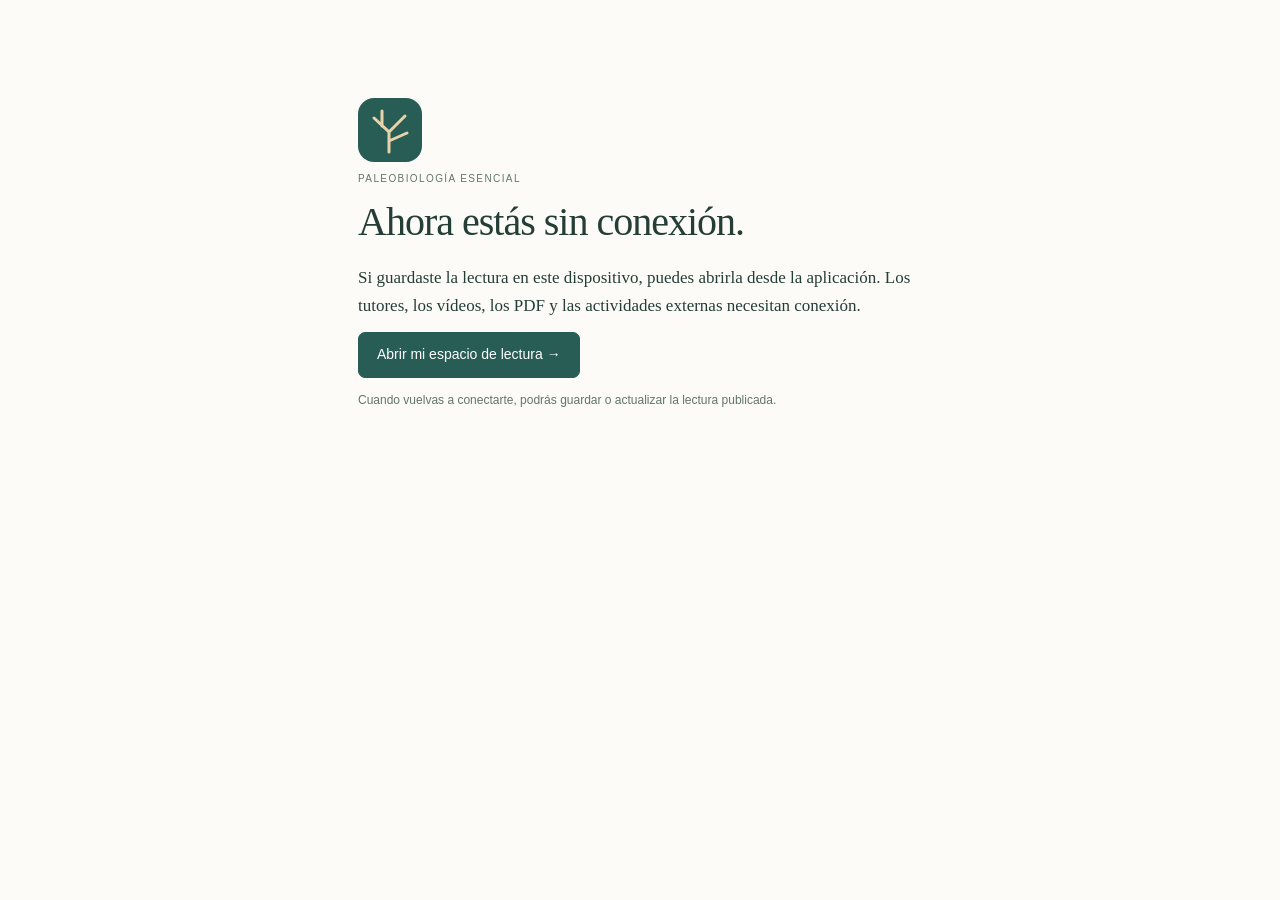
<file: portal/app/offline.html>
<!doctype html><html lang="es"><head><meta charset="utf-8"><meta name="viewport" content="width=device-width,initial-scale=1,viewport-fit=cover"><title>Lectura sin conexión · Paleobiología Esencial</title>
<!-- paleo-app:start -->
<link rel="manifest" href="../manifest.webmanifest">
<meta name="theme-color" content="#285d55">
<link rel="apple-touch-icon" href="../assets/app-icon-192.png">
<link rel="stylesheet" href="../assets/app.css">
<script src="../assets/app.js" defer></script>
<!-- paleo-app:end -->
</head><body class="mobile-app"><main class="app-main app-offline-page"><img src="../assets/app-icon.svg" width="64" height="64" alt=""><p class="app-eyebrow">Paleobiología Esencial</p><h1>Ahora estás sin conexión.</h1><p>Si guardaste la lectura en este dispositivo, puedes abrirla desde la aplicación. Los tutores, los vídeos, los PDF y las actividades externas necesitan conexión.</p><a class="app-button" href="./">Abrir mi espacio de lectura →</a><p class="app-small">Cuando vuelvas a conectarte, podrás guardar o actualizar la lectura publicada.</p></main></body></html>
</file>
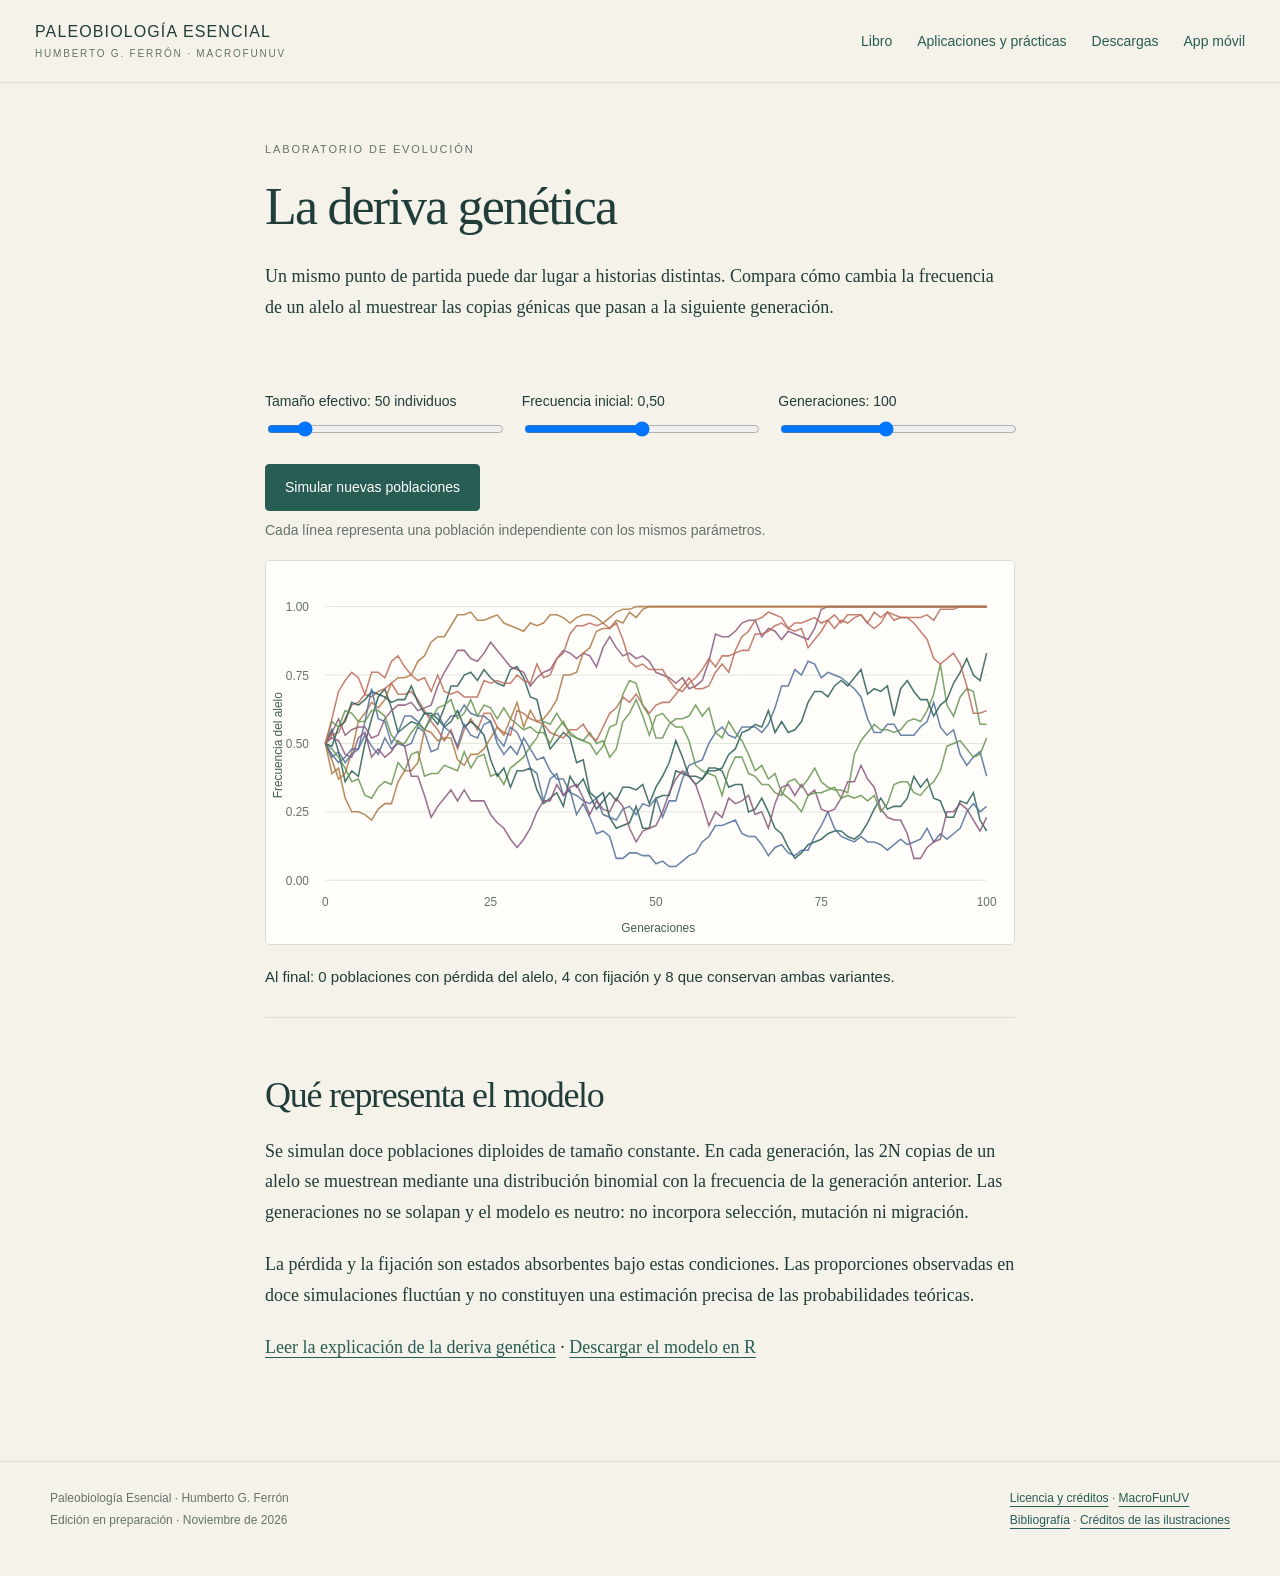
<file: portal/laboratorio/deriva.html>
<!doctype html><html lang="es"><head><meta charset="utf-8"><meta name="viewport" content="width=device-width,initial-scale=1"><meta name="description" content="Libro abierto de paleobiología de Humberto G. Ferrón para estudiantes de posgrado."><title>Laboratorio de deriva genética · Paleobiología Esencial</title><link rel="icon" href="../assets/marca.svg" type="image/svg+xml"><link rel="stylesheet" href="../assets/sitio.css">
<!-- paleo-app:start -->
<link rel="manifest" href="../manifest.webmanifest">
<meta name="theme-color" content="#285d55">
<link rel="apple-touch-icon" href="../assets/app-icon-192.png">
<link rel="stylesheet" href="../assets/app.css">
<script src="../assets/app.js" defer></script>
<!-- paleo-app:end -->
</head><body><header class="top"><a class="brand" href="../index.html">PALEOBIOLOGÍA ESENCIAL<small>HUMBERTO G. FERRÓN · MACROFUNUV</small></a><nav aria-label="Principal"><a href="../es/introduccion.html">Libro</a><a href="../recursos.html">Aplicaciones y prácticas</a><a href="../descargas.html">Descargas</a><a href="../app/">App móvil</a></nav></header><main class="wrap reading"><div class="page-title"><p class="eyebrow">Laboratorio de evolución</p><h1>La deriva genética</h1><p>Un mismo punto de partida puede dar lugar a historias distintas. Compara cómo cambia la frecuencia de un alelo al muestrear las copias génicas que pasan a la siguiente generación.</p></div><div class="controls"><label>Tamaño efectivo: <output id="n-out">50</output> individuos<input id="population" aria-label="Tamaño efectivo de población" type="range" min="10" max="300" step="10" value="50"></label><label>Frecuencia inicial: <output id="p-out">0,50</output><input id="frequency" aria-label="Frecuencia inicial" type="range" min="0" max="1" step="0.05" value="0.5"></label><label>Generaciones: <output id="g-out">100</output><input id="generations" aria-label="Generaciones" type="range" min="20" max="200" step="20" value="100"></label></div><button class="button" id="simulate">Simular nuevas poblaciones</button><p class="quiet">Cada línea representa una población independiente con los mismos parámetros.</p><svg id="drift-plot" class="plot" viewBox="0 0 820 420" role="img" aria-label="Trayectorias de la frecuencia alélica por deriva genética"></svg><p id="summary" class="result" aria-live="polite"></p><section class="section rule"><h2>Qué representa el modelo</h2><p>Se simulan doce poblaciones diploides de tamaño constante. En cada generación, las 2N copias de un alelo se muestrean mediante una distribución binomial con la frecuencia de la generación anterior. Las generaciones no se solapan y el modelo es neutro: no incorpora selección, mutación ni migración.</p><p>La pérdida y la fijación son estados absorbentes bajo estas condiciones. Las proporciones observadas en doce simulaciones fluctúan y no constituyen una estimación precisa de las probabilidades teóricas.</p><p><a href="../es/introduccion.html#C1-B06.P060">Leer la explicación de la deriva genética</a> · <a href="../materiales/codigo/deriva-wright-fisher.R" download>Descargar el modelo en R</a></p></section></main><script src="../assets/deriva.js"></script><footer><div class="wrap"><div>Paleobiología Esencial · Humberto G. Ferrón<br>Edición en preparación · Noviembre de 2026</div><div><a href="../es/licencia.html">Licencia y créditos</a> · <a href="https://github.com/MacroFunUV">MacroFunUV</a><br><a href="../es/bibliografia.html">Bibliografía</a> · <a href="../creditos.html">Créditos de las ilustraciones</a></div></div></footer></body></html>
</file>
<file: portal/assets/sitio.css>
:root{--paper:#f5f2e9;--ink:#203d3a;--green:#285d55;--muted:#64736b;--line:#d8dfd4;--ochre:#ad7845;--white:#fffefa}*{box-sizing:border-box}html{scroll-behavior:smooth}body{margin:0;background:var(--paper);color:var(--ink);font:18px/1.7 Georgia,serif}a{color:var(--green);text-underline-offset:4px}button,input,select{font:15px Arial,sans-serif}button,a,input,select{outline-offset:5px}button{cursor:pointer}header.top{max-width:1320px;margin:auto;padding:22px 35px;display:flex;align-items:center;justify-content:space-between;gap:25px;border-bottom:1px solid var(--line)}.brand{color:var(--ink);text-decoration:none;font:16px/1.3 Arial;letter-spacing:.07em}.brand small{display:block;color:var(--muted);font-size:10px;letter-spacing:.18em;margin-top:4px}nav{display:flex;flex-wrap:wrap;gap:25px;font:14px Arial}nav a{text-decoration:none}.wrap{max-width:1250px;margin:auto;padding:0 35px}.eyebrow{font:11px/1.6 Arial;letter-spacing:.17em;text-transform:uppercase;color:var(--muted)}h1,h2,h3{font-weight:400;line-height:1.14;letter-spacing:-.035em}h1{font-size:clamp(42px,5.8vw,78px);margin:18px 0 25px}h2{font-size:36px;margin:15px 0 20px}h3{font-size:25px;margin:12px 0}p{margin:.6em 0 1.2em}.hero{display:grid;grid-template-columns:1.3fr 1fr;gap:65px;align-items:center;padding:64px 0 60px}.hero p{max-width:610px;font-size:21px;line-height:1.65}.hero-art{min-height:370px;background:var(--green);border-radius:160px 160px 8px 8px;padding:35px;display:flex;align-items:center;justify-content:center;position:relative}.hero-art svg{width:100%;max-height:360px}.actions{display:flex;flex-wrap:wrap;gap:12px;margin:30px 0}.button{display:inline-flex;align-items:center;justify-content:center;gap:8px;padding:12px 19px;border-radius:4px;border:1px solid var(--green);background:var(--green);color:var(--white);text-decoration:none;font:14px/1.5 Arial}.button.secondary{background:transparent;color:var(--green)}.pill{display:inline-block;font:11px/1.5 Arial;padding:5px 10px;background:#e4ece0;color:#3e5b42;border-radius:20px}.pill.pending{background:#f0e7d5;color:#806040}.rule{border-top:1px solid var(--line)}.section{padding:42px 0}.section-heading{display:flex;align-items:baseline;justify-content:space-between;gap:25px}.grid{display:grid;grid-template-columns:repeat(3,1fr);gap:22px}.card{background:var(--white);border:1px solid var(--line);border-radius:6px;padding:26px;display:flex;flex-direction:column;align-items:flex-start}.card p{font-size:16px;line-height:1.7}.card .button{margin-top:auto}.card .eyebrow{color:var(--ochre)}.reading-list{margin:15px 0;list-style:none;padding:0}.reading-list li{border-top:1px solid var(--line);padding:19px 0;display:flex;gap:25px;align-items:center}.reading-list .num{font:11px Arial;color:var(--ochre);min-width:30px}.reading-list a{text-decoration:none}.reading-list .pill{margin-left:auto;white-space:nowrap}.quiet{font:14px/1.7 Arial;color:var(--muted)}footer{margin-top:35px;border-top:1px solid var(--line);padding:26px 0 45px;font:12px/1.8 Arial;color:var(--muted)}footer .wrap{display:flex;justify-content:space-between;gap:30px}.page-title{max-width:850px;padding:52px 0 24px}.page-title h1{font-size:52px}.reading{max-width:820px}.note{border-left:3px solid var(--ochre);padding:10px 20px;background:#f0ecdf}.filters{display:flex;gap:13px;flex-wrap:wrap;margin:22px 0}.filters input{padding:13px 15px;min-width:300px;border:1px solid #a8b8ac;border-radius:4px;background:var(--white);flex:1}.filters select{padding:11px;border:1px solid #a8b8ac;background:var(--white);border-radius:4px}.editor-grid{grid-template-columns:repeat(3,1fr)}.editor-card h3{font-size:23px;line-height:1.25}.editor-card .code{font:12px Arial;letter-spacing:.08em;color:var(--muted)}.stats{display:flex;gap:30px;border-block:1px solid var(--line);padding:17px 0;font:14px Arial}.stats span{font-size:27px;display:block;font-family:Georgia;margin-bottom:5px}.controls{display:grid;grid-template-columns:repeat(3,1fr);gap:20px;margin:25px 0}.controls label{font:14px Arial}.controls input{display:block;width:100%;margin-top:12px}.plot{width:100%;background:var(--white);border:1px solid var(--line);border-radius:5px}.result{font:15px/1.7 Arial;min-height:35px}.question{border-top:1px solid var(--line);padding:24px 0}.question label{display:block;font-size:17px;margin:9px 0}.question input{margin-right:12px}.question p{font-size:18px}.feedback{font:15px/1.7 Arial;color:var(--green);margin-top:12px}details{border-top:1px solid var(--line);padding:14px 0}summary{font:15px Arial;cursor:pointer}table{border-collapse:collapse;width:100%;font:14px/1.6 Arial}td,th{font-weight:400;text-align:left;vertical-align:top;border-bottom:1px solid var(--line);padding:12px}.scroll{overflow:auto}@media(max-width:850px){header.top{align-items:flex-start;padding:18px 20px}.wrap{padding:0 20px}nav{gap:12px}.hero{grid-template-columns:1fr;gap:28px;padding:35px 0}.hero-art{min-height:250px;border-radius:90px 90px 6px 6px}.hero-art svg{max-height:240px}.grid,.editor-grid{grid-template-columns:1fr}.section{padding:28px 0}.page-title h1{font-size:40px}.controls{grid-template-columns:1fr}.reading-list li{gap:13px}.reading-list .pill{font-size:10px}.stats{gap:22px}.section-heading{display:block}footer .wrap{display:block}.filters input{min-width:180px}}
</file>
<file: portal/assets/app.css>
:root{--app-paper:#fcfbf7;--app-ink:#243e37;--app-green:#285d55;--app-soft:#edf1e7;--app-line:#d6dfd0;--app-muted:#63756a;--app-gold:#e6d3aa}.mobile-app{margin:0;background:var(--app-paper);color:var(--app-ink);font:17px/1.65 Georgia,serif}.mobile-app *{box-sizing:border-box}.mobile-app [hidden]{display:none!important}.app-shell{max-width:980px;margin:auto}.app-header{display:flex;align-items:center;justify-content:space-between;gap:20px;padding:24px 28px;border-bottom:1px solid var(--app-line)}.app-brand{display:flex;align-items:center;gap:12px;color:var(--app-ink);text-decoration:none;font-size:21px;line-height:1.25}.app-brand img{flex:none;border-radius:12px}.app-brand small{display:block;font:9px/1.7 Arial,sans-serif;letter-spacing:.14em;color:var(--app-muted);margin-top:4px}.app-web-link{font:12px/1.4 Arial,sans-serif;color:var(--app-green);white-space:nowrap}.app-main{padding:26px 28px 34px}.app-main h1,.app-main h2,.app-main h3{font-weight:normal;line-height:1.2;margin:0}.app-main h1{font-size:48px;letter-spacing:-.025em;margin:12px 0 18px}.app-main h2{font-size:27px}.app-main h3{font-size:21px}.app-main p{margin:12px 0}.app-welcome{padding:13px 0 27px;max-width:650px}.app-welcome>p:not(.app-eyebrow):not(.app-status){max-width:48ch;color:var(--app-muted)}.app-eyebrow{font:10px/1.5 Arial,sans-serif;letter-spacing:.14em;text-transform:uppercase;color:var(--app-muted);margin:0!important}.app-install-row{display:flex;align-items:center;gap:20px;margin-top:24px;flex-wrap:wrap}.app-button{display:inline-flex;align-items:center;justify-content:center;gap:15px;min-height:46px;border:1px solid var(--app-green);border-radius:7px;padding:11px 18px;background:var(--app-green);color:#fff;text-decoration:none;font:14px/1.4 Arial,sans-serif;cursor:pointer;text-align:center}.app-button:disabled{opacity:.55;cursor:default}.app-text-link,.app-text-button{font:13px/1.5 Arial,sans-serif;color:var(--app-green)}.app-text-button{border:0;background:transparent;padding:10px 0;cursor:pointer;text-decoration:underline}.app-status{font:13px/1.6 Arial,sans-serif;color:var(--app-muted);min-height:1.6em}.app-resume{background:var(--app-green);color:var(--app-paper);padding:28px;border-radius:12px;display:flex;align-items:center;gap:24px;justify-content:space-between}.app-resume .app-eyebrow{color:#cfddc7}.app-resume h2{font-size:27px;margin-top:10px;max-width:26ch}.app-resume p:not(.app-eyebrow){color:#e0e7da;font-size:15px;max-width:48ch}.app-button-light{background:var(--app-paper);color:var(--app-green);border-color:var(--app-paper);flex:none}.app-section{margin-top:36px}.app-section-heading{display:flex;align-items:center;justify-content:space-between;gap:15px;margin-bottom:17px}.app-small{font:12px/1.7 Arial,sans-serif;color:var(--app-muted)}.app-tiles{display:grid;grid-template-columns:repeat(2,minmax(0,1fr));gap:13px}.app-tile{display:block;background:#f1f3eb;border:1px solid var(--app-line);border-radius:10px;padding:22px;text-decoration:none;color:var(--app-ink)}.app-tile:hover{border-color:#7e9b87;background:#ebefe3}.app-tile p{font-size:15px;color:var(--app-muted);margin:9px 0 12px}.app-tile-icon{display:inline-flex;align-items:center;justify-content:center;width:32px;height:32px;border:1px solid #afc3ae;border-radius:50%;font:20px Georgia,serif;color:var(--app-green);margin-bottom:16px}.app-tile-dots{font-size:11px;letter-spacing:-1px}.app-blocks{list-style:none;margin:0;padding:0;border-top:1px solid var(--app-line);counter-reset:app-block}.app-blocks li{counter-increment:app-block;display:flex;align-items:baseline;gap:17px;border-bottom:1px solid var(--app-line);padding:17px 0}.app-blocks li:before{content:counter(app-block,decimal-leading-zero);font:11px Arial,sans-serif;color:#8d9f8e;flex:none}.app-blocks a{color:var(--app-ink);text-decoration:none;font-size:17px;line-height:1.5}.app-blocks a:hover{text-decoration:underline}.app-offline-card{border:1px solid var(--app-line);padding:25px;border-radius:12px;margin-top:34px;background:#f7f6ee}.app-tag{font:10px Arial,sans-serif;padding:6px 9px;border:1px solid #b9c9b3;border-radius:30px;color:var(--app-green);white-space:nowrap}.app-offline-actions{display:flex;gap:20px;align-items:center;flex-wrap:wrap;margin-top:20px}.app-offline-card progress{display:block;width:100%;height:9px;accent-color:var(--app-green);margin-top:20px}.app-help{border-block:1px solid var(--app-line);padding:18px 0;margin-top:30px}.app-help summary{cursor:pointer;color:var(--app-green);font-size:17px}.app-help p{font-size:15px}.app-device-note{font:12px/1.7 Arial,sans-serif;color:var(--app-muted);margin-top:20px!important}.app-footer{padding:0 28px 26px;font:11px/1.7 Arial,sans-serif;color:var(--app-muted)}.app-footer a{color:var(--app-green)}.app-bottom-nav{display:none}.app-offline-page{max-width:620px;margin:8vh auto}.app-offline-page h1{font-size:40px}.mobile-app a:focus-visible,.mobile-app button:focus-visible,.mobile-app summary:focus-visible{outline:3px solid #ac8236;outline-offset:4px}.paleo-offline-notice{font:13px/1.6 Arial,sans-serif;background:#edf1e7;color:#2e5e55;padding:11px 18px;border-bottom:1px solid #c6d3bd;text-align:center}.paleo-offline-notice a{color:inherit}.paleo-app-download{margin-bottom:25px}.paleo-app-download h2{font-weight:normal}
@media(max-width:650px){.app-header{padding:17px 20px;gap:12px}.app-web-link{font-size:11px}.app-brand{font-size:19px}.app-brand img{width:40px;height:40px}.app-main{padding:19px 20px 30px}.app-main h1{font-size:37px}.app-welcome{padding-top:9px;padding-bottom:20px}.app-resume{padding:23px;display:block}.app-resume h2{font-size:26px}.app-resume .app-button{margin-top:12px;width:100%}.app-section{margin-top:30px}.app-main h2{font-size:25px}.app-section-heading{align-items:baseline}.app-tiles{gap:10px}.app-tile{padding:17px 14px}.app-tile h3{font-size:20px}.app-tile p{font-size:14px}.app-tile .app-small{font-size:11px}.app-offline-card{padding:21px 18px}.app-bottom-nav{position:fixed;bottom:0;left:0;right:0;z-index:1020;display:flex;justify-content:space-around;gap:4px;background:#fcfbf7f5;border-top:1px solid var(--app-line);padding:8px 10px calc(8px + env(safe-area-inset-bottom));backdrop-filter:blur(10px)}.app-bottom-nav a{font:12px/1.5 Arial,sans-serif;color:var(--app-muted);text-decoration:none;padding:9px 12px;min-height:36px}.app-bottom-nav a[aria-current]{background:var(--app-soft);border-radius:7px;color:var(--app-green)}.app-footer{padding:0 20px calc(90px + env(safe-area-inset-bottom))}.app-install-row{gap:16px}.app-offline-page h1{font-size:34px}.app-offline-page{margin-top:3vh}.app-header{padding-top:calc(17px + env(safe-area-inset-top))}}
@media(prefers-reduced-motion:reduce){.mobile-app *{scroll-behavior:auto!important}}@media print{.app-bottom-nav,.app-install-row,.app-offline-actions,.paleo-offline-notice{display:none!important}}
</file>
